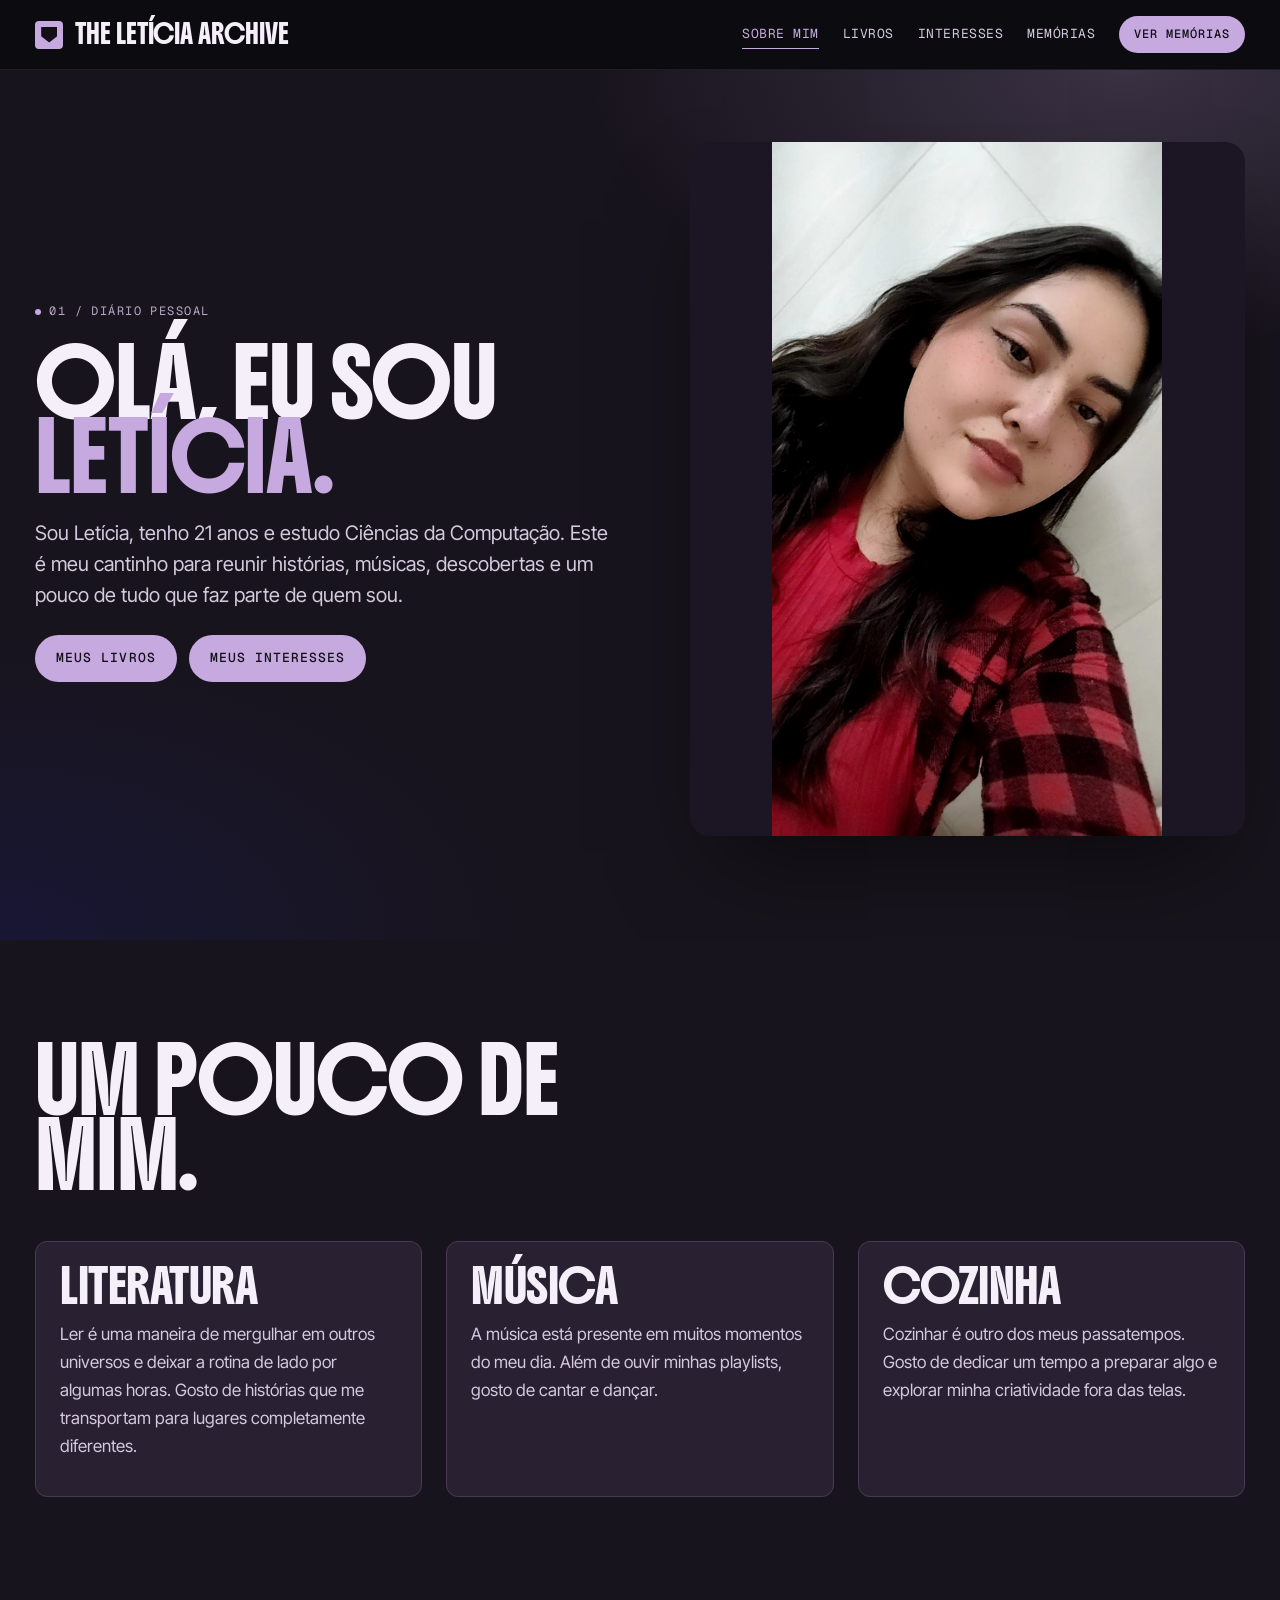
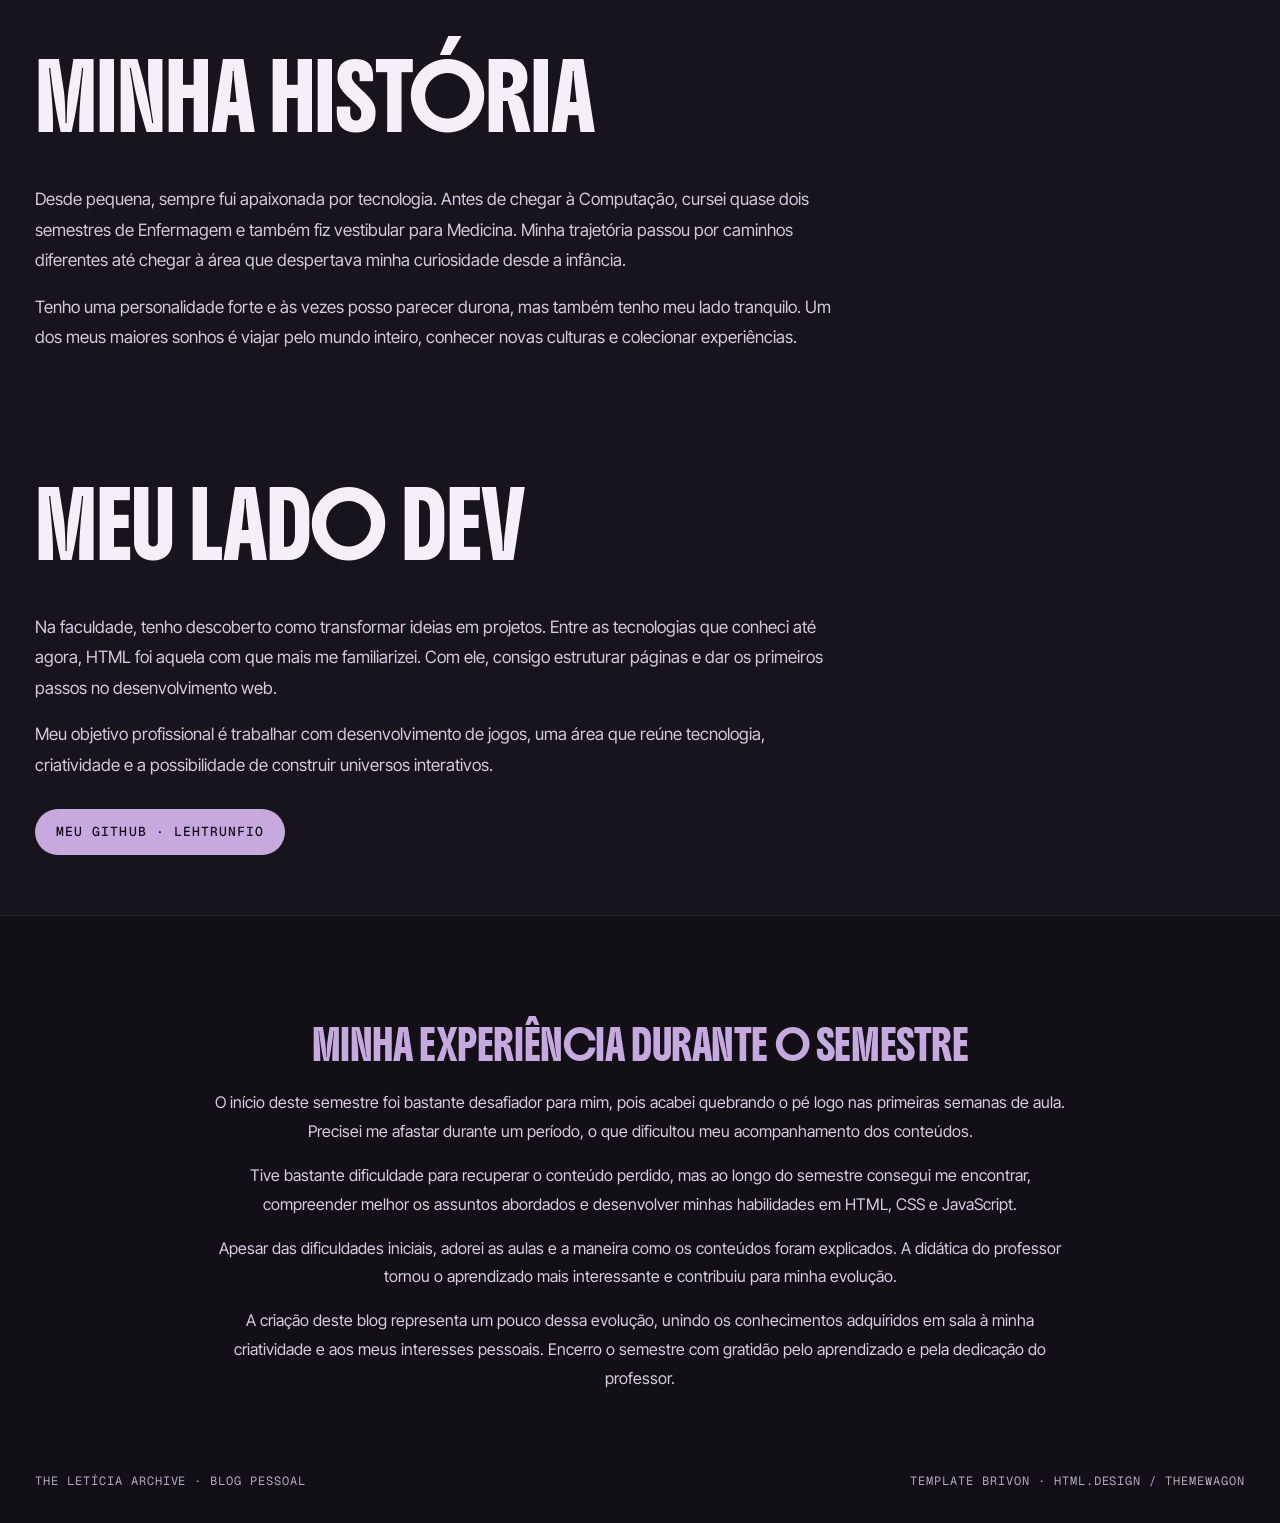
<file: The_Leticia_Archive/index.html>
<!DOCTYPE html>
<html lang="pt-BR">
 <head>
  <meta charset="utf-8"/>
  <meta content="width=device-width, initial-scale=1" name="viewport"/>
  <title>
   Sobre mim | The Letícia Archive
  </title>
  <meta content="Blog pessoal sobre literatura, música e interesses." name="description"/>
  <link href="https://fonts.googleapis.com" rel="preconnect"/>
  <link crossorigin="" href="https://fonts.gstatic.com" rel="preconnect"/>
  <link href="https://fonts.googleapis.com/css2?family=Boldonse&amp;family=Inter+Tight:wght@400;500;600;700&amp;family=Geist+Mono:wght@400;500&amp;display=swap" rel="stylesheet"/>
  <link href="assets/css/styles.css" rel="stylesheet"/>
 </head>
 <body>
  <a class="skip-link" href="#main">
   Ir ao conteúdo
  </a>
  <header class="site-header">
   <div class="container container--wide">
    <nav aria-label="Primary" class="nav">
     <a class="brand" href="index.html">
      <span class="brand-mark">
      </span>
      The Letícia Archive
     </a>
     <div class="nav-links" role="navigation">
      <a aria-current="page" href="index.html">
       Sobre mim
      </a>
      <a href="work.html">
       Livros
      </a>
      <a href="studio.html">
       Interesses
      </a>
      <a href="contact.html">
       Memórias
      </a>
     </div>
     <div class="nav-cta-row">
      <a class="btn btn--primary btn--sm" href="contact.html">
       Ver memórias
      </a>
      <button aria-controls="mobile-drawer" aria-expanded="false" aria-label="Abrir menu" class="nav-toggle">
       <span aria-hidden="true">
       </span>
      </button>
     </div>
    </nav>
   </div>
  </header>
  <div aria-hidden="true" class="mobile-drawer" id="mobile-drawer">
   <button aria-label="Fechar menu" class="drawer-close">
    Fechar
   </button>
   <a aria-current="page" href="index.html">
    Sobre mim
   </a>
   <a href="work.html">
    Livros
   </a>
   <a href="studio.html">
    Interesses
   </a>
   <a href="contact.html">
    Memórias
   </a>
  </div>
  <main id="main">
   <section class="hero">
    <div class="container container--wide">
     <div class="hero-grid">
      <div class="hero-text">
       <span class="eyebrow">
        <span class="dot">
        </span>
        01 / Diário pessoal
       </span>
       <h1 class="hero-headline">
        Olá, eu sou
        <br/>
        <span class="lime">
         Letícia.
        </span>
       </h1>
       <p class="hero-sub">
        Sou Letícia, tenho 21 anos e estudo Ciências da Computação. Este é meu cantinho para reunir histórias, músicas, descobertas e um pouco de tudo que faz parte de quem sou.
       </p>
       <div class="hero-cta-row">
        <a class="btn btn--primary" href="work.html">
         Meus livros
        </a>
        <a class="btn btn--primary" href="studio.html">
         Meus interesses
        </a>
       </div>
      </div>
      <div class="hero-media">
       <img alt="Retrato pessoal" src="assets/img/leticia01.png"/>
      </div>
     </div>
    </div>
   </section>
   <section>
    <div class="container container--wide">
     <div class="section-head">
      <h2>
       Um pouco de mim.
      </h2>
     </div>
     <div class="blog-grid">
      <article class="blog-card">
       <div class="blog-copy">
        <h3>
         Literatura
        </h3>
        <p>
         Ler é uma maneira de mergulhar em outros universos e deixar a rotina de lado por algumas horas. Gosto de histórias que me transportam para lugares completamente diferentes.
        </p>
       </div>
      </article>
      <article class="blog-card">
       <div class="blog-copy">
        <h3>
         Música
        </h3>
        <p>
         A música está presente em muitos momentos do meu dia. Além de ouvir minhas playlists, gosto de cantar e dançar.
        </p>
       </div>
      </article>
      <article class="blog-card">
       <div class="blog-copy">
        <h3>
         Cozinha
        </h3>
        <p>
         Cozinhar é outro dos meus passatempos. Gosto de dedicar um tempo a preparar algo e explorar minha criatividade fora das telas.
        </p>
       </div>
      </article>
     </div>
    </div>
   </section>
   <section class="personal-section">
    <div class="container container--wide">
     <div class="section-head">
      <h2>
       Minha história
      </h2>
     </div>
     <p>
      Desde pequena, sempre fui apaixonada por tecnologia. Antes de chegar à Computação, cursei quase dois semestres de Enfermagem e também fiz vestibular para Medicina. Minha trajetória passou por caminhos diferentes até chegar à área que despertava minha curiosidade desde a infância.
     </p>
     <p>
      Tenho uma personalidade forte e às vezes posso parecer durona, mas também tenho meu lado tranquilo. Um dos meus maiores sonhos é viajar pelo mundo inteiro, conhecer novas culturas e colecionar experiências.
     </p>
    </div>
   </section>
   <section class="personal-section">
    <div class="container container--wide">
     <div class="section-head">
      <h2>
       Meu lado dev
      </h2>
     </div>
     <p>
      Na faculdade, tenho descoberto como transformar ideias em projetos. Entre as tecnologias que conheci até agora, HTML foi aquela com que mais me familiarizei. Com ele, consigo estruturar páginas e dar os primeiros passos no desenvolvimento web.
     </p>
     <p>
      Meu objetivo profissional é trabalhar com desenvolvimento de jogos, uma área que reúne tecnologia, criatividade e a possibilidade de construir universos interativos.
     </p>
     <a class="btn btn--primary" href="https://github.com/lehtrunfio" rel="noopener noreferrer" target="_blank">
      Meu GitHub · lehtrunfio
     </a>
    </div>
   </section>
  </main>
  <footer class="site-footer">
   <div class="container container--wide">
    <div class="avaliacao-semestre"><h2>Minha experiência durante o semestre</h2><p>O início deste semestre foi bastante desafiador para mim, pois acabei quebrando o pé logo nas primeiras semanas de aula. Precisei me afastar durante um período, o que dificultou meu acompanhamento dos conteúdos.</p><p>Tive bastante dificuldade para recuperar o conteúdo perdido, mas ao longo do semestre consegui me encontrar, compreender melhor os assuntos abordados e desenvolver minhas habilidades em HTML, CSS e JavaScript.</p><p>Apesar das dificuldades iniciais, adorei as aulas e a maneira como os conteúdos foram explicados. A didática do professor tornou o aprendizado mais interessante e contribuiu para minha evolução.</p><p>A criação deste blog representa um pouco dessa evolução, unindo os conhecimentos adquiridos em sala à minha criatividade e aos meus interesses pessoais. Encerro o semestre com gratidão pelo aprendizado e pela dedicação do professor.</p></div>
<div class="footer-bottom">
     <span>
      The Letícia Archive · Blog pessoal
     </span>
     <span>
      Template Brivon · html.design /
      <a href="https://themewagon.com/">
       ThemeWagon
      </a>
     </span>
    </div>
   </div>
  </footer>
  <script defer="" src="assets/js/site.js">
  </script>
 </body>
</html>
</file>
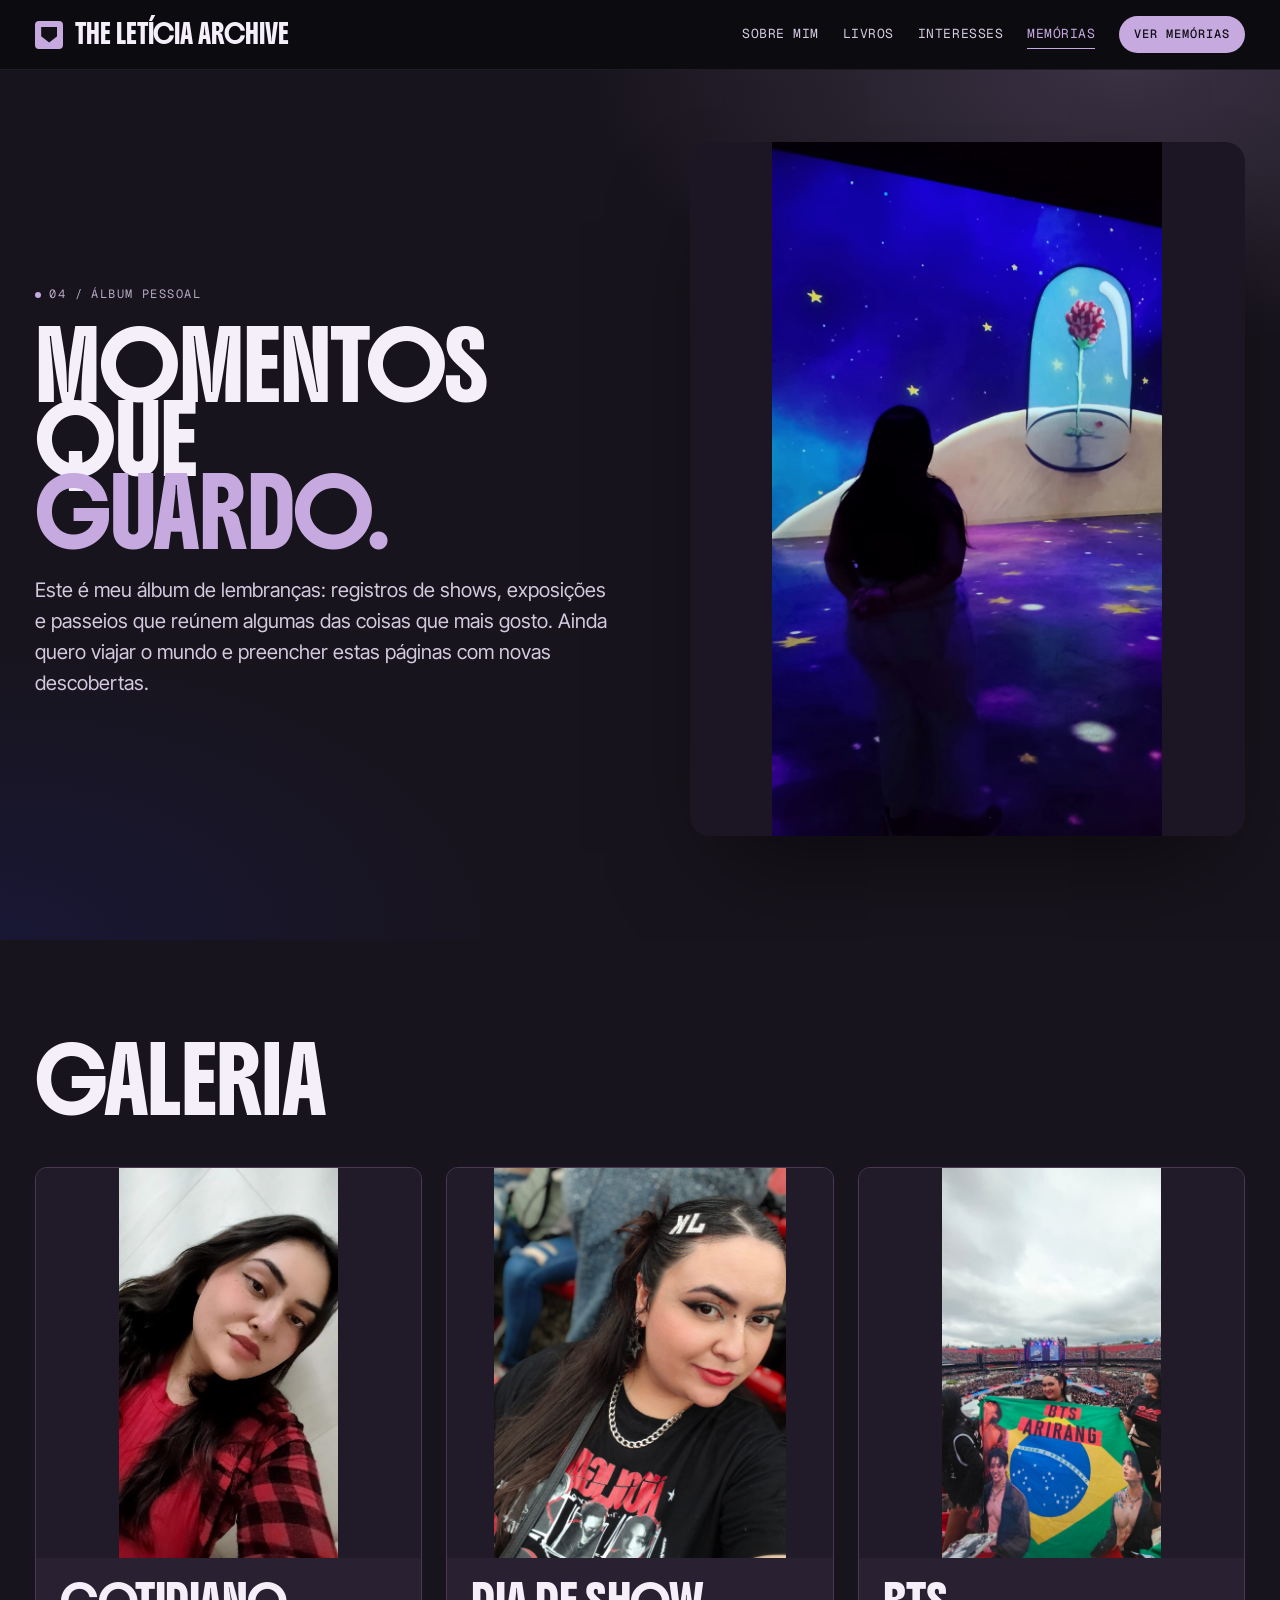
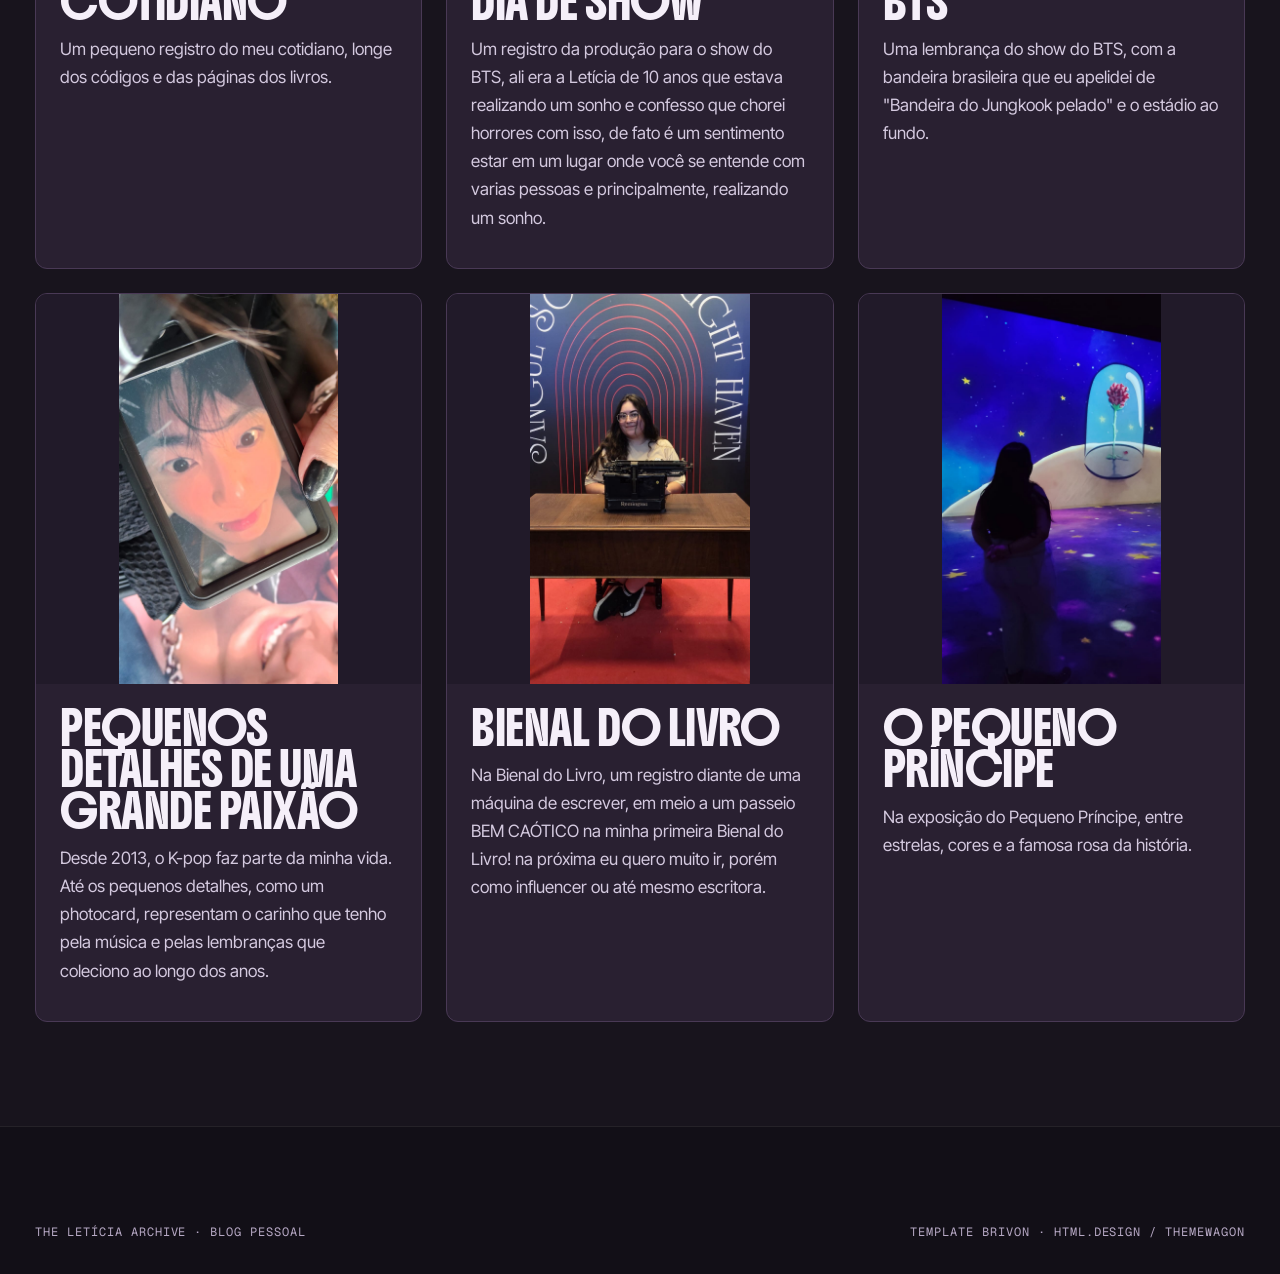
<file: The_Leticia_Archive/contact.html>
<!DOCTYPE html>
<html lang="pt-BR">
 <head>
  <meta charset="utf-8"/>
  <meta content="width=device-width, initial-scale=1" name="viewport"/>
  <title>
   Memórias | The Letícia Archive
  </title>
  <meta content="Blog pessoal sobre literatura, música e interesses." name="description"/>
  <link href="https://fonts.googleapis.com" rel="preconnect"/>
  <link crossorigin="" href="https://fonts.gstatic.com" rel="preconnect"/>
  <link href="https://fonts.googleapis.com/css2?family=Boldonse&amp;family=Inter+Tight:wght@400;500;600;700&amp;family=Geist+Mono:wght@400;500&amp;display=swap" rel="stylesheet"/>
  <link href="assets/css/styles.css" rel="stylesheet"/>
 </head>
 <body>
  <a class="skip-link" href="#main">
   Ir ao conteúdo
  </a>
  <header class="site-header">
   <div class="container container--wide">
    <nav aria-label="Primary" class="nav">
     <a class="brand" href="index.html">
      <span class="brand-mark">
      </span>
      The Letícia Archive
     </a>
     <div class="nav-links" role="navigation">
      <a href="index.html">
       Sobre mim
      </a>
      <a href="work.html">
       Livros
      </a>
      <a href="studio.html">
       Interesses
      </a>
      <a aria-current="page" href="contact.html">
       Memórias
      </a>
     </div>
     <div class="nav-cta-row">
      <a class="btn btn--primary btn--sm" href="contact.html">
       Ver memórias
      </a>
      <button aria-controls="mobile-drawer" aria-expanded="false" aria-label="Abrir menu" class="nav-toggle">
       <span aria-hidden="true">
       </span>
      </button>
     </div>
    </nav>
   </div>
  </header>
  <div aria-hidden="true" class="mobile-drawer" id="mobile-drawer">
   <button aria-label="Fechar menu" class="drawer-close">
    Fechar
   </button>
   <a href="index.html">
    Sobre mim
   </a>
   <a href="work.html">
    Livros
   </a>
   <a href="studio.html">
    Interesses
   </a>
   <a aria-current="page" href="contact.html">
    Memórias
   </a>
  </div>
  <main id="main">
   <section class="hero">
    <div class="container container--wide">
     <div class="hero-grid">
      <div class="hero-text">
       <span class="eyebrow">
        <span class="dot">
        </span>
        04 / Álbum pessoal
       </span>
       <h1 class="hero-headline">
        Momentos que
        <br/>
        <span class="lime">
         guardo.
        </span>
       </h1>
       <p class="hero-sub">
        Este é meu álbum de lembranças: registros de shows, exposições e passeios que reúnem algumas das coisas que mais gosto. Ainda quero viajar o mundo e preencher estas páginas com novas descobertas.
       </p>
      </div>
      <div class="hero-media">
       <img alt="Exposição do Pequeno Príncipe" src="assets/img/leticia02.png"/>
      </div>
     </div>
    </div>
   </section>
   <section>
    <div class="container container--wide">
     <div class="section-head">
      <h2>
       Galeria
      </h2>
     </div>
     <div class="blog-grid">
      <article class="blog-card">
       <img alt="Cotidiano" src="assets/img/leticia01.png"/>
       <div class="blog-copy">
        <h3>
         Cotidiano
        </h3>
        <p>
         Um pequeno registro do meu cotidiano, longe dos códigos e das páginas dos livros.
        </p>
       </div>
      </article>
      <article class="blog-card">
       <img alt="Dia de show" src="assets/img/leticia05.png"/>
       <div class="blog-copy">
        <h3>
         Dia de show
        </h3>
        <p>
         Um registro da produção para o show do BTS, ali era a Letícia de 10 anos que estava realizando um sonho e confesso que chorei horrores com isso, de fato é um sentimento estar em um lugar onde você se entende com varias pessoas e principalmente, realizando um sonho.
        </p>
       </div>
      </article>
      <article class="blog-card">
       <img alt="BTS" src="assets/img/leticia04.png"/>
       <div class="blog-copy">
        <h3>
         BTS
        </h3>
        <p>
         Uma lembrança do show do BTS, com a bandeira brasileira que eu apelidei de "Bandeira do Jungkook pelado" e o estádio ao fundo.
        </p>
       </div>
      </article>
      <article class="blog-card">
       <img alt="Photocard de K-pop" src="assets/img/leticia06.png"/>
       <div class="blog-copy">
        <h3>Pequenos detalhes de uma grande paixão</h3>
        <p>Desde 2013, o K-pop faz parte da minha vida. Até os pequenos detalhes, como um photocard, representam o carinho que tenho pela música e pelas lembranças que coleciono ao longo dos anos.</p>
       </div>
      </article>
      <article class="blog-card">
       <img alt="Entre histórias" src="assets/img/leticia03.jpeg"/>
       <div class="blog-copy">
        <h3>
         Bienal do Livro
        </h3>
        <p>
         Na Bienal do Livro, um registro diante de uma máquina de escrever, em meio a um passeio BEM CAÓTICO na minha primeira Bienal do Livro! na próxima eu quero muito ir, porém como influencer ou até mesmo escritora.
        </p>
       </div>
      </article>
      <article class="blog-card">
       <img alt="O Pequeno Príncipe" src="assets/img/leticia02.png"/>
       <div class="blog-copy">
        <h3>
         O Pequeno Príncipe
        </h3>
        <p>
         Na exposição do Pequeno Príncipe, entre estrelas, cores e a famosa rosa da história.
        </p>
       </div>
      </article>
     </div>
    </div>
   </section>
  </main>
  <footer class="site-footer">
   <div class="container container--wide">
    <div class="footer-bottom">
     <span>
      The Letícia Archive · Blog pessoal
     </span>
     <span>
      Template Brivon · html.design /
      <a href="https://themewagon.com/">
       ThemeWagon
      </a>
     </span>
    </div>
   </div>
  </footer>
  <script defer="" src="assets/js/site.js">
  </script>
 </body>
</html>
</file>
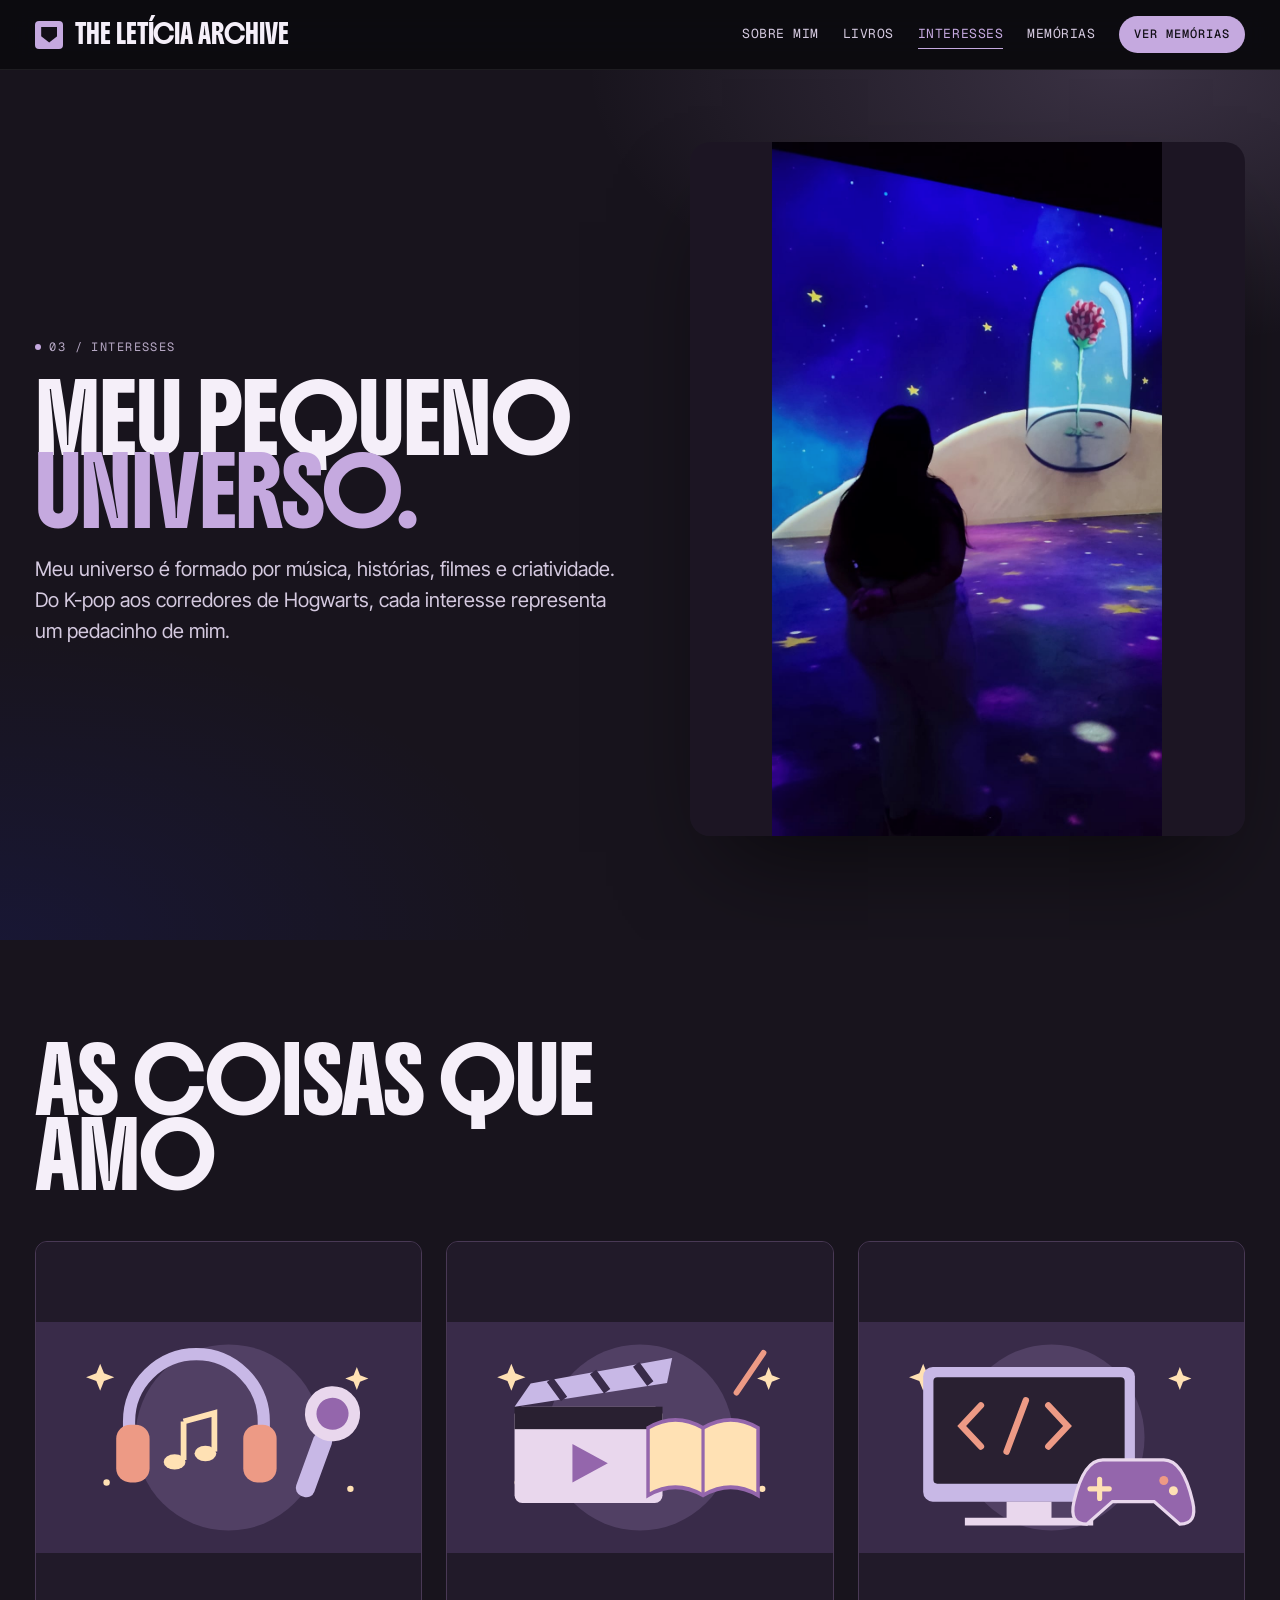
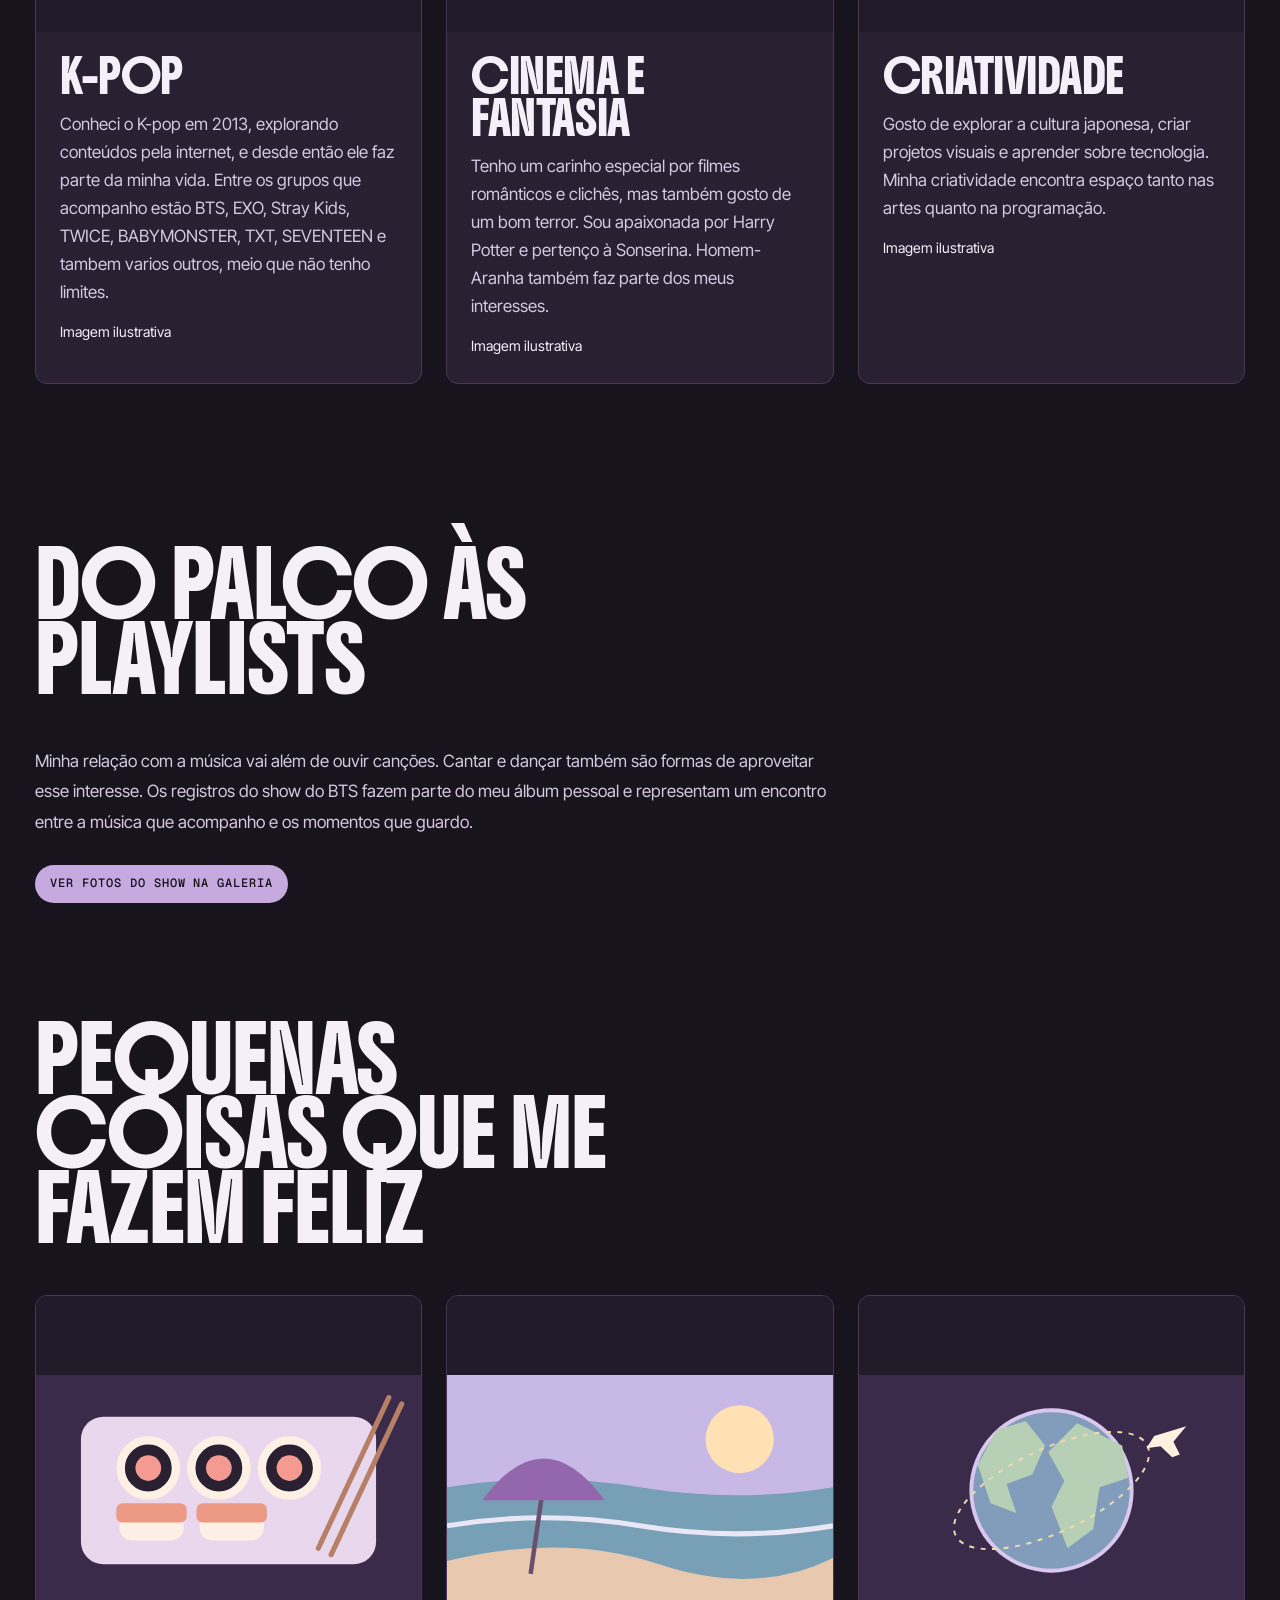
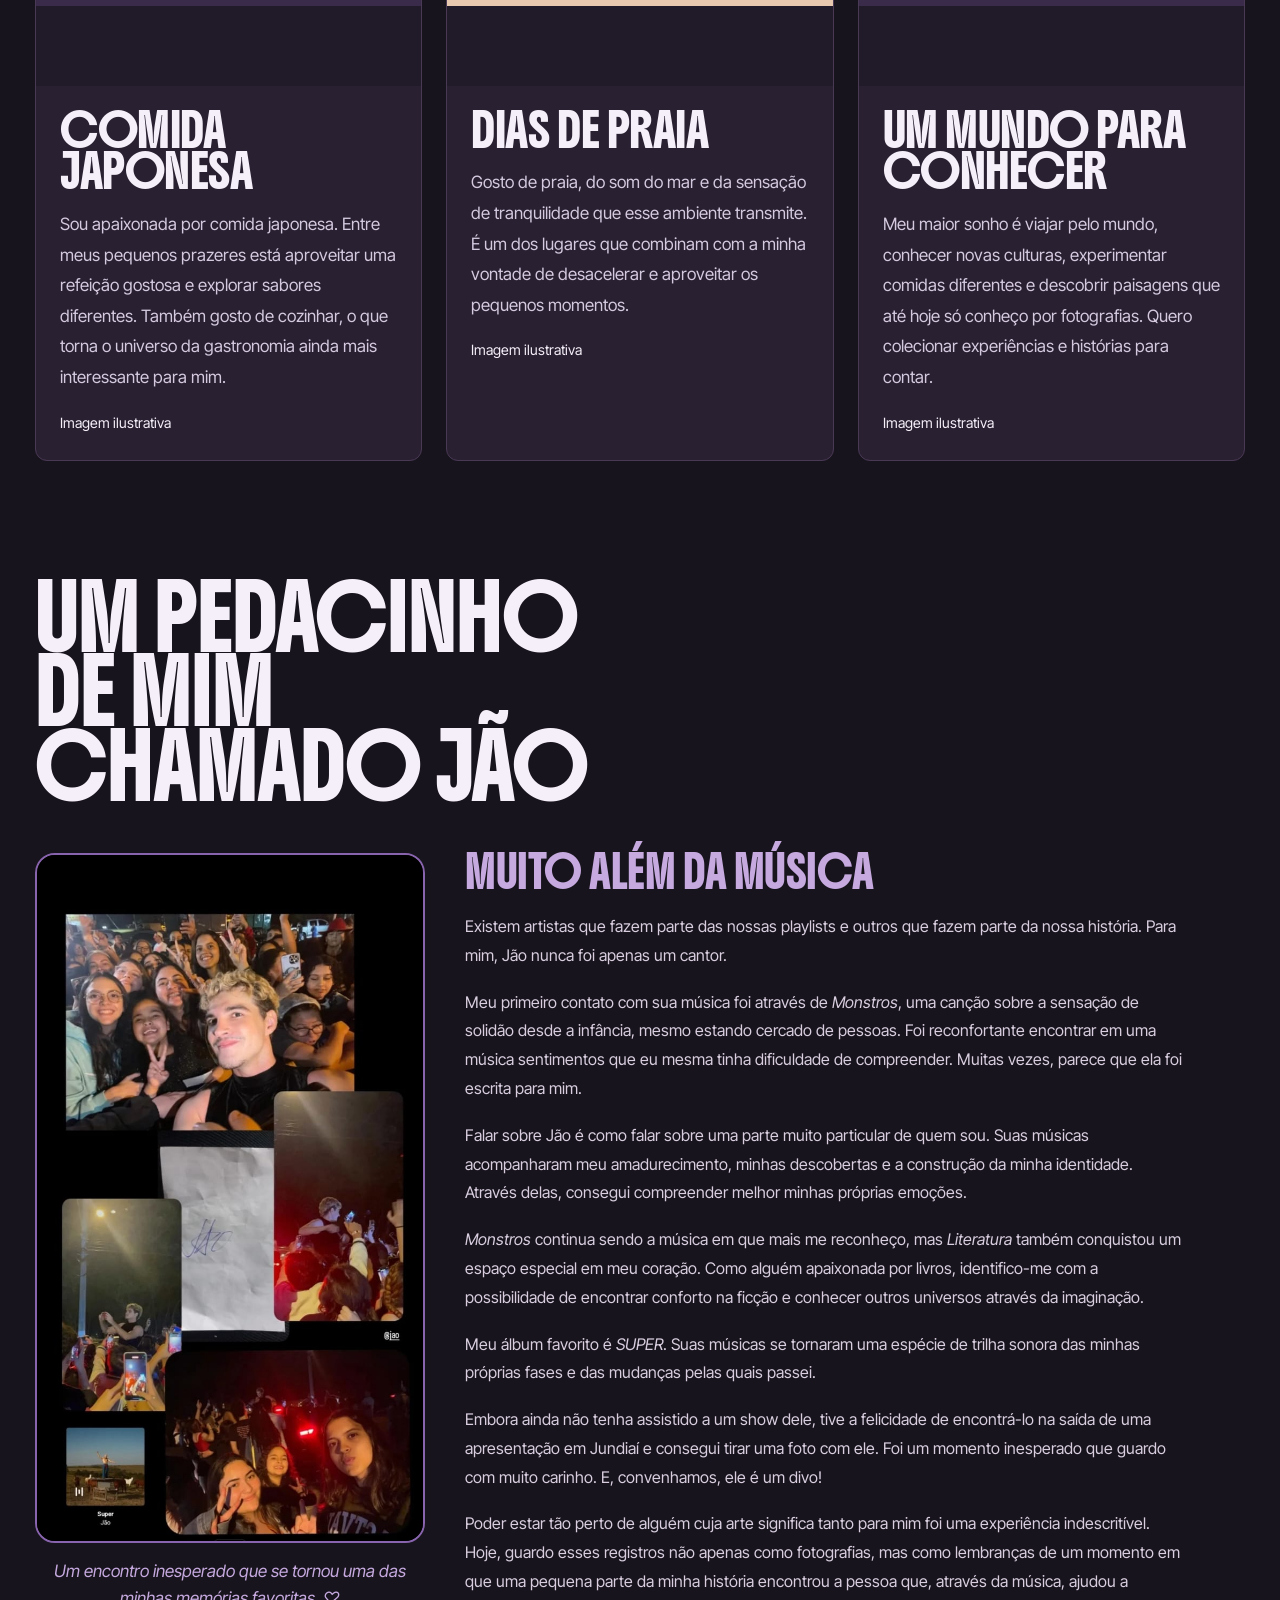
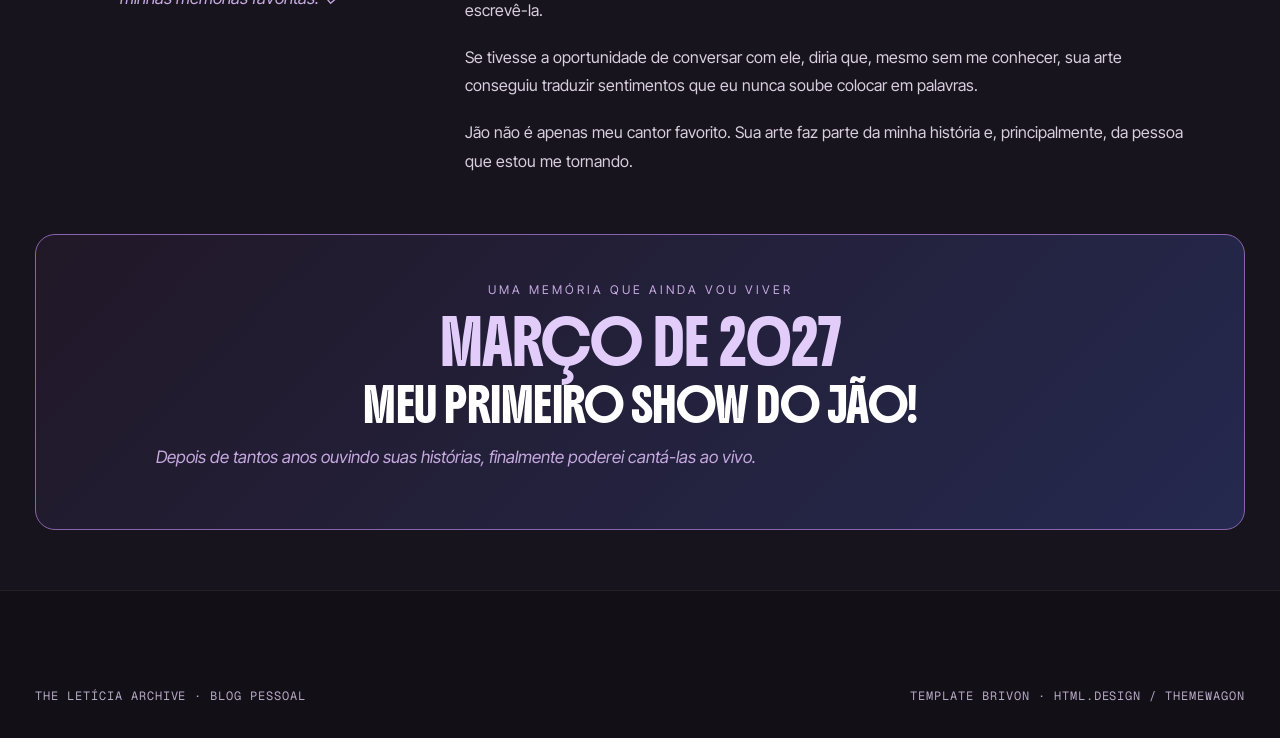
<file: The_Leticia_Archive/studio.html>
<!DOCTYPE html>

<html lang="pt-BR">
<head>
<meta charset="utf-8"/>
<meta content="width=device-width, initial-scale=1" name="viewport"/>
<title>
   Interesses | The Letícia Archive
  </title>
<meta content="Blog pessoal sobre literatura, música e interesses." name="description"/>
<link href="https://fonts.googleapis.com" rel="preconnect"/>
<link crossorigin="" href="https://fonts.gstatic.com" rel="preconnect"/>
<link href="https://fonts.googleapis.com/css2?family=Boldonse&amp;family=Inter+Tight:wght@400;500;600;700&amp;family=Geist+Mono:wght@400;500&amp;display=swap" rel="stylesheet"/>
<link href="assets/css/styles.css" rel="stylesheet"/>
</head>
<body>
<a class="skip-link" href="#main">
   Ir ao conteúdo
  </a>
<header class="site-header">
<div class="container container--wide">
<nav aria-label="Primary" class="nav">
<a class="brand" href="index.html">
<span class="brand-mark">
</span>
      The Letícia Archive
     </a>
<div class="nav-links" role="navigation">
<a href="index.html">
       Sobre mim
      </a>
<a href="work.html">
       Livros
      </a>
<a aria-current="page" href="studio.html">
       Interesses
      </a>
<a href="contact.html">
       Memórias
      </a>
</div>
<div class="nav-cta-row">
<a class="btn btn--primary btn--sm" href="contact.html">
       Ver memórias
      </a>
<button aria-controls="mobile-drawer" aria-expanded="false" aria-label="Abrir menu" class="nav-toggle">
<span aria-hidden="true">
</span>
</button>
</div>
</nav>
</div>
</header>
<div aria-hidden="true" class="mobile-drawer" id="mobile-drawer">
<button aria-label="Fechar menu" class="drawer-close">
    Fechar
   </button>
<a href="index.html">
    Sobre mim
   </a>
<a href="work.html">
    Livros
   </a>
<a aria-current="page" href="studio.html">
    Interesses
   </a>
<a href="contact.html">
    Memórias
   </a>
</div>
<main id="main">
<section class="hero">
<div class="container container--wide">
<div class="hero-grid">
<div class="hero-text">
<span class="eyebrow">
<span class="dot">
</span>
        03 / Interesses
       </span>
<h1 class="hero-headline">
        Meu pequeno
        <br/>
<span class="lime">
         universo.
        </span>
</h1>
<p class="hero-sub">
        Meu universo é formado por música, histórias, filmes e criatividade. Do K-pop aos corredores de Hogwarts, cada interesse representa um pedacinho de mim.
       </p>
</div>
<div class="hero-media">
<img alt="Registro pessoal na exposição do Pequeno Príncipe" src="assets/img/leticia02.png"/>
</div>
</div>
</div>
</section>
<section>
<div class="container container--wide">
<div class="section-head">
<h2>
       As coisas que amo
      </h2>
</div>
<div class="blog-grid">
<article class="blog-card">
<img alt="Ilustração de fones e lightstick" src="assets/img/kpop.svg"/>
<div class="blog-copy">
<h3>
         K-pop
        </h3>
<p>
         Conheci o K-pop em 2013, explorando conteúdos pela internet, e desde então ele faz parte da minha vida. Entre os grupos que acompanho estão BTS, EXO, Stray Kids, TWICE, BABYMONSTER, TXT, SEVENTEEN e tambem varios outros, meio que não tenho limites.
        </p>
<small>Imagem ilustrativa</small></div>
</article>
<article class="blog-card"><img alt="Ilustração de cinema e fantasia" src="assets/img/cinema.svg"/>
<div class="blog-copy">
<h3>
         Cinema e fantasia
        </h3>
<p>
         Tenho um carinho especial por filmes românticos e clichês, mas também gosto de um bom terror. Sou apaixonada por Harry Potter e pertenço à Sonserina. Homem-Aranha também faz parte dos meus interesses.
        </p>
<small>Imagem ilustrativa</small></div>
</article>
<article class="blog-card"><img alt="Ilustração de programação e jogos" src="assets/img/criatividade.svg"/>
<div class="blog-copy">
<h3>
         Criatividade
        </h3>
<p>
         Gosto de explorar a cultura japonesa, criar projetos visuais e aprender sobre tecnologia. Minha criatividade encontra espaço tanto nas artes quanto na programação.
        </p>
<small>Imagem ilustrativa</small></div>
</article>
</div>
</div>
</section>
<section class="personal-section">
<div class="container container--wide">
<div class="section-head">
<h2>
       Do palco às playlists
      </h2>
</div>
<p>
      Minha relação com a música vai além de ouvir canções. Cantar e dançar também são formas de aproveitar esse interesse. Os registros do show do BTS fazem parte do meu álbum pessoal e representam um encontro entre a música que acompanho e os momentos que guardo.
     </p>
<a class="btn btn--primary btn--sm" href="contact.html">Ver fotos do show na galeria</a></div>
</section>
<section class="personal-section"><div class="container container--wide"><div class="section-head"><h2>Pequenas coisas que me fazem feliz</h2></div><div class="blog-grid"><article class="blog-card"><img alt="Ilustração: Comida japonesa" src="assets/img/japonesa.svg"/><div class="blog-copy"><h3>Comida japonesa</h3><p>Sou apaixonada por comida japonesa. Entre meus pequenos prazeres está aproveitar uma refeição gostosa e explorar sabores diferentes. Também gosto de cozinhar, o que torna o universo da gastronomia ainda mais interessante para mim.</p><small>Imagem ilustrativa</small></div></article><article class="blog-card"><img alt="Ilustração: Dias de praia" src="assets/img/praia.svg"/><div class="blog-copy"><h3>Dias de praia</h3><p>Gosto de praia, do som do mar e da sensação de tranquilidade que esse ambiente transmite. É um dos lugares que combinam com a minha vontade de desacelerar e aproveitar os pequenos momentos.</p><small>Imagem ilustrativa</small></div></article><article class="blog-card"><img alt="Ilustração: Um mundo para conhecer" src="assets/img/viagem.svg"/><div class="blog-copy"><h3>Um mundo para conhecer</h3><p>Meu maior sonho é viajar pelo mundo, conhecer novas culturas, experimentar comidas diferentes e descobrir paisagens que até hoje só conheço por fotografias. Quero colecionar experiências e histórias para contar.</p><small>Imagem ilustrativa</small></div></article></div></div></section><section class="personal-section jao-feature"><div class="container container--wide"><div class="section-head"><h2>Um pedacinho de mim chamado Jão</h2></div><div class="jao-section"><figure class="jao-foto"><img src="assets/img/jao.png" alt="Colagem de memórias do encontro com Jão em Jundiaí"><figcaption>Um encontro inesperado que se tornou uma das minhas memórias favoritas. ♡</figcaption></figure><div class="jao-texto"><h3>Muito além da música</h3><p>Existem artistas que fazem parte das nossas playlists e outros que fazem parte da nossa história. Para mim, Jão nunca foi apenas um cantor.</p><p>Meu primeiro contato com sua música foi através de <em>Monstros</em>, uma canção sobre a sensação de solidão desde a infância, mesmo estando cercado de pessoas. Foi reconfortante encontrar em uma música sentimentos que eu mesma tinha dificuldade de compreender. Muitas vezes, parece que ela foi escrita para mim.</p><p>Falar sobre Jão é como falar sobre uma parte muito particular de quem sou. Suas músicas acompanharam meu amadurecimento, minhas descobertas e a construção da minha identidade. Através delas, consegui compreender melhor minhas próprias emoções.</p><p><em>Monstros</em> continua sendo a música em que mais me reconheço, mas <em>Literatura</em> também conquistou um espaço especial em meu coração. Como alguém apaixonada por livros, identifico-me com a possibilidade de encontrar conforto na ficção e conhecer outros universos através da imaginação.</p><p>Meu álbum favorito é <em>SUPER</em>. Suas músicas se tornaram uma espécie de trilha sonora das minhas próprias fases e das mudanças pelas quais passei.</p><p>Embora ainda não tenha assistido a um show dele, tive a felicidade de encontrá-lo na saída de uma apresentação em Jundiaí e consegui tirar uma foto com ele. Foi um momento inesperado que guardo com muito carinho. E, convenhamos, ele é um divo!</p><p>Poder estar tão perto de alguém cuja arte significa tanto para mim foi uma experiência indescritível. Hoje, guardo esses registros não apenas como fotografias, mas como lembranças de um momento em que uma pequena parte da minha história encontrou a pessoa que, através da música, ajudou a escrevê-la.</p><p>Se tivesse a oportunidade de conversar com ele, diria que, mesmo sem me conhecer, sua arte conseguiu traduzir sentimentos que eu nunca soube colocar em palavras.</p><p>Jão não é apenas meu cantor favorito. Sua arte faz parte da minha história e, principalmente, da pessoa que estou me tornando.</p></div></div><div class="jao-show"><span>UMA MEMÓRIA QUE AINDA VOU VIVER</span><h2>Março de 2027</h2><h3>Meu primeiro show do Jão!</h3><p>Depois de tantos anos ouvindo suas histórias, finalmente poderei cantá-las ao vivo.</p></div></div></section>
</main>
<footer class="site-footer">
<div class="container container--wide">
<div class="footer-bottom">
<span>
      The Letícia Archive · Blog pessoal
     </span>
<span>
      Template Brivon · html.design /
      <a href="https://themewagon.com/">
       ThemeWagon
      </a>
</span>
</div>
</div>
</footer>
<script defer="" src="assets/js/site.js">
</script>
</body>
</html>
</file>
<file: The_Leticia_Archive/assets/css/styles.css>
/* ============================================================================
   Brivon — Modern Photography Studio HTML Template
   Free template by html.design.
   Visual direction: editorial-brutalist photography studio. Near-black ground
   throughout (#18141D), paper-ivory text (#F5EFF9), one electric lime accent
   (#C5A9DF) used sparingly on tags, hover states, and signature micro-elements.
   Display in Boldonse (heavy condensed display, line-height 1.25), body in
   Inter Tight, captions in Geist Mono. Designed for commercial photographers,
   editorial studios, documentary teams, and visual-arts producers.
   No editorial serif, no cream zone, no warm earth — palette is intentionally
   cool-dark with one saturated accent.
   ============================================================================ */

/* ---------- 1. Tokens ---------------------------------------------------- */
:root {
  /* Palette — charcoal ground + electric lime accent.
     Distinct from every shipped html.design template. */
  --ink-000:        #120f17;          /* deepest — used behind hero photo */
  --ink-deep:       #18141D;          /* primary surface, body bg */
  --ink:            #211a29;          /* default cards / sections */
  --ink-card:       #292031;          /* elevated card body */
  --ink-elev:       #352940;          /* hover / next elevation */
  --ink-line:       rgba(244, 244, 240, 0.08);
  --ink-line-soft:  rgba(244, 244, 240, 0.04);
  --ink-rule:       rgba(244, 244, 240, 0.16);

  --paper:          #F5EFF9;          /* primary text on dark */
  --paper-soft:     #D4C9DF;          /* secondary text */
  --paper-mute:     #B6A8C4;          /* tertiary / captions */
  --paper-deep:     #5A5A55;          /* hairlines / quiet labels */
  --paper-tile:     #F5EFF9;          /* reverse-tile background */
  --paper-tile-2:   #E5E5DE;          /* alt reverse tile */

  --lime:           #C5A9DF;          /* signature accent — electric lime */
  --lime-soft:      #E0C9F5;          /* lighter variant */
  --lime-deep:      #8964AE;          /* hover / pressed */
  --lime-glow:      rgba(197, 169, 223, 0.20);

  --cobalt:         #1A2EFF;          /* tiny secondary — used once on prints CTA hover only */

  /* Semantic surfaces */
  --bg:             var(--ink-deep);
  --bg-alt:         var(--ink-000);
  --bg-card:        var(--ink-card);
  --bg-elev:        var(--ink-elev);
  --bg-tile:        var(--paper-tile);   /* reverse-mode sections */

  --fg:             var(--paper);
  --fg-soft:        var(--paper-soft);
  --fg-mute:        var(--paper-mute);
  --fg-deep:        var(--paper-deep);
  --fg-on-tile:     var(--ink-deep);
  --fg-on-tile-mute:#5A5A55;

  --rule:           var(--ink-line);
  --rule-strong:    var(--ink-rule);
  --rule-lime:      rgba(197, 169, 223, 0.35);

  --primary:        var(--lime);
  --primary-deep:   var(--lime-deep);
  --accent:         var(--lime);

  /* Typography — Boldonse display, Inter Tight body, Geist Mono captions.
     Per memory: Boldonse needs line-height 1.25 minimum, never below 1.15. */
  --font-display:   'Boldonse', 'Inter Tight', system-ui, -apple-system, sans-serif;
  --font-body:      'Inter Tight', system-ui, -apple-system, 'Segoe UI', Roboto, sans-serif;
  --font-mono:      'Geist Mono', 'IBM Plex Mono', ui-monospace, 'SF Mono', Menlo, Consolas, monospace;

  --text-xs:    0.75rem;
  --text-sm:    0.8125rem;
  --text-base:  clamp(1rem, 0.94rem + 0.28vw, 1.0625rem);
  --text-lg:    clamp(1.125rem, 1rem + 0.45vw, 1.25rem);
  --text-xl:    clamp(1.25rem, 1.1rem + 0.6vw, 1.5rem);
  --text-2xl:   clamp(1.5rem, 1.25rem + 0.95vw, 2rem);
  --text-3xl:   clamp(1.875rem, 1.45rem + 1.7vw, 2.75rem);
  --text-4xl:   clamp(2.5rem, 1.75rem + 2.6vw, 4rem);
  --text-5xl:   clamp(2.8rem, 1.9rem + 3.4vw, 4.75rem);
  --text-mega:  clamp(2.5rem, 1.6rem + 3vw, 4.5rem);

  /* Spacing */
  --space-1:  0.25rem;
  --space-2:  0.5rem;
  --space-3:  0.75rem;
  --space-4:  1rem;
  --space-5:  1.5rem;
  --space-6:  2rem;
  --space-7:  3rem;
  --space-8:  4.5rem;
  --space-9:  6.5rem;
  --space-10: 9rem;
  --space-11: 12rem;

  --radius-xs:  4px;
  --radius-sm:  8px;
  --radius:     12px;
  --radius-lg:  20px;
  --radius-xl:  28px;
  --radius-2xl: 40px;
  --radius-full: 999px;

  --container:        1340px;
  --container-wide:   1480px;
  --container-narrow: 1080px;
  --gutter:           clamp(1.25rem, 1rem + 1.5vw, 2.25rem);

  --shadow-xs:  0 1px 2px rgba(0, 0, 0, 0.45);
  --shadow-sm:  0 4px 12px rgba(0, 0, 0, 0.4);
  --shadow:     0 16px 36px -12px rgba(0, 0, 0, 0.55);
  --shadow-md:  0 24px 56px -18px rgba(0, 0, 0, 0.55);
  --shadow-lg:  0 48px 96px -32px rgba(0, 0, 0, 0.6);
  --shadow-lime: 0 22px 60px -22px rgba(197, 169, 223, 0.25);

  --ease-out:    cubic-bezier(0.16, 1, 0.3, 1);
  --ease-in-out: cubic-bezier(0.65, 0, 0.35, 1);
  --dur-fast:   180ms;
  --dur-base:   320ms;
  --dur-slow:   620ms;
}

/* ---------- 2. Reset / base --------------------------------------------- */
*, *::before, *::after { box-sizing: border-box; }
html { -webkit-text-size-adjust: 100%; scroll-behavior: smooth; background: var(--bg); }
body {
  margin: 0;
  background: var(--bg);
  color: var(--fg);
  font-family: var(--font-body);
  font-size: var(--text-base);
  line-height: 1.6;
  -webkit-font-smoothing: antialiased;
  -moz-osx-font-smoothing: grayscale;
  text-rendering: optimizeLegibility;
}
img, svg, video { max-width: 100%; height: auto; display: block; }
a { color: inherit; text-decoration: none; }
button { font: inherit; cursor: pointer; background: none; border: 0; color: inherit; }
input, textarea, select { font: inherit; color: inherit; }
:focus-visible {
  outline: 2px solid var(--lime);
  outline-offset: 3px;
  border-radius: 2px;
}

::selection { background: var(--lime); color: var(--ink-000); }

.skip-link {
  position: absolute; left: -9999px; top: 0;
  background: var(--lime); color: var(--ink-000);
  padding: var(--space-3) var(--space-5);
  font-family: var(--font-mono);
  font-size: var(--text-sm);
  z-index: 999;
}
.skip-link:focus { left: var(--space-4); top: var(--space-4); }

/* ---------- 3. Layout ---------------------------------------------------- */
.container {
  width: 100%;
  max-width: var(--container);
  margin-inline: auto;
  padding-inline: var(--gutter);
}
.container--wide   { max-width: var(--container-wide); }
.container--narrow { max-width: var(--container-narrow); }

section { padding-block: var(--space-9); }
section.compact  { padding-block: var(--space-7); }
section.snug     { padding-block: var(--space-8); }

.grid { display: grid; gap: var(--space-6); }
.flex { display: flex; }
.center-row { display: flex; align-items: center; gap: var(--space-4); }

/* ---------- 4. Typography ----------------------------------------------- */
.eyebrow {
  font-family: var(--font-mono);
  font-size: var(--text-xs);
  letter-spacing: 0.12em;
  text-transform: uppercase;
  color: var(--fg-mute);
  display: inline-flex;
  align-items: center;
  gap: var(--space-2);
}
.eyebrow .dot {
  width: 6px; height: 6px;
  background: var(--lime);
  border-radius: 50%;
  display: inline-block;
}
.eyebrow--on-tile { color: var(--fg-on-tile-mute); }

h1, h2, h3, h4 {
  font-family: var(--font-display);
  font-weight: 400;
  letter-spacing: -0.015em;
  margin: 0;
  /* Per memory: Boldonse-class display fonts require >= 1.2 line-height. */
  line-height: 1.25;
  text-transform: uppercase;
}
h1 { font-size: var(--text-5xl); line-height: 1.22; }
h2 { font-size: var(--text-4xl); line-height: 1.25; }
h3 { font-size: var(--text-2xl); line-height: 1.3; }
h4 { font-size: var(--text-xl); line-height: 1.32; }

p { margin: 0 0 var(--space-4); }
p:last-child { margin-bottom: 0; }

.lede {
  font-size: var(--text-lg);
  line-height: 1.5;
  color: var(--fg-soft);
  max-width: 62ch;
}

.mono {
  font-family: var(--font-mono);
  font-size: var(--text-sm);
  letter-spacing: 0.04em;
}

.label {
  font-family: var(--font-mono);
  font-size: var(--text-xs);
  text-transform: uppercase;
  letter-spacing: 0.12em;
  color: var(--fg-mute);
}
.label--lime { color: var(--lime); }

/* ---------- 5. Header / Nav --------------------------------------------- */
.site-header {
  position: sticky;
  top: 0;
  z-index: 50;
  background: rgba(10, 10, 12, 0.78);
  backdrop-filter: saturate(140%) blur(14px);
  -webkit-backdrop-filter: saturate(140%) blur(14px);
  border-bottom: 1px solid var(--rule);
}
.nav {
  display: flex;
  align-items: center;
  gap: var(--space-5);
  padding-block: var(--space-4);
}
.brand {
  display: inline-flex;
  align-items: center;
  gap: var(--space-3);
  font-family: var(--font-display);
  font-size: 1.125rem;
  letter-spacing: -0.005em;
  text-transform: uppercase;
}
.brand-mark {
  width: 28px; height: 28px;
  background: var(--lime);
  display: inline-block;
  position: relative;
  border-radius: 4px;
}
.brand-mark::after {
  content: '';
  position: absolute;
  inset: 6px;
  background: var(--ink-000);
  clip-path: polygon(0 0, 100% 0, 100% 60%, 50% 100%, 0 60%);
}
.nav-links {
  display: flex;
  gap: var(--space-5);
  margin-inline-start: auto;
  font-family: var(--font-mono);
  font-size: var(--text-sm);
  letter-spacing: 0.04em;
  text-transform: uppercase;
}
.nav-links a {
  color: var(--fg-soft);
  padding-block: 4px;
  border-bottom: 1px solid transparent;
  transition: color var(--dur-fast) var(--ease-out), border-color var(--dur-fast) var(--ease-out);
}
.nav-links a:hover { color: var(--fg); border-bottom-color: var(--lime); }
.nav-links a[aria-current="page"] { color: var(--lime); border-bottom-color: var(--lime); }
.nav-cta-row { display: flex; gap: var(--space-3); align-items: center; }
.nav-toggle {
  display: none;
  width: 40px; height: 40px;
  align-items: center; justify-content: center;
  border: 1px solid var(--rule-strong);
  border-radius: 8px;
}
.nav-toggle span {
  width: 18px; height: 2px; background: var(--fg);
  position: relative;
}
.nav-toggle span::before, .nav-toggle span::after {
  content: ''; position: absolute; left: 0; right: 0;
  height: 2px; background: var(--fg);
}
.nav-toggle span::before { top: -6px; }
.nav-toggle span::after  { top: 6px; }

.mobile-drawer {
  position: fixed;
  inset: 0;
  background: var(--ink-000);
  z-index: 200;
  padding: var(--space-7) var(--gutter);
  display: none;
  flex-direction: column;
  gap: var(--space-5);
  font-family: var(--font-display);
  font-size: var(--text-2xl);
  text-transform: uppercase;
}
.mobile-drawer.open { display: flex; }
.mobile-drawer a { color: var(--fg); }
.mobile-drawer a:hover { color: var(--lime); }
.drawer-close {
  align-self: flex-end;
  font-family: var(--font-mono);
  font-size: var(--text-sm);
  letter-spacing: 0.12em;
  text-transform: uppercase;
  color: var(--fg-mute);
}

/* ---------- 6. Buttons -------------------------------------------------- */
.btn {
  display: inline-flex;
  align-items: center;
  gap: var(--space-2);
  padding: 12px 20px;
  border-radius: var(--radius-full);
  font-family: var(--font-mono);
  font-size: var(--text-sm);
  letter-spacing: 0.08em;
  text-transform: uppercase;
  font-weight: 500;
  border: 1px solid transparent;
  transition: background var(--dur-fast) var(--ease-out),
              color var(--dur-fast) var(--ease-out),
              border-color var(--dur-fast) var(--ease-out),
              transform var(--dur-fast) var(--ease-out);
  white-space: nowrap;
}
.btn--primary {
  background: var(--lime);
  color: var(--ink-000);
}
.btn--primary:hover { background: var(--lime-soft); transform: translateY(-1px); }
.btn--ghost {
  background: transparent;
  color: var(--fg);
  border-color: var(--rule-strong);
}
.btn--ghost:hover { border-color: var(--lime); color: var(--lime); }
.btn--ghost-on-tile {
  background: transparent;
  color: var(--fg-on-tile);
  border-color: rgba(10,10,12,0.2);
}
.btn--ghost-on-tile:hover { border-color: var(--ink-000); }
.btn--dark {
  background: var(--ink-000);
  color: var(--paper);
}
.btn--dark:hover { background: var(--ink-elev); }
.btn--sm { padding: 8px 14px; font-size: var(--text-xs); }
.btn--lg { padding: 16px 28px; }
.btn .arrow { transition: transform var(--dur-fast) var(--ease-out); }
.btn:hover .arrow { transform: translateX(3px); }

/* ---------- 7. Hero ----------------------------------------------------- */
.hero {
  padding-block: var(--space-8) var(--space-9);
  background:
    radial-gradient(900px 460px at 88% 0%, var(--lime-glow), transparent 60%),
    radial-gradient(900px 520px at 0% 100%, rgba(26, 46, 255, 0.10), transparent 60%),
    var(--bg);
  position: relative;
  overflow: hidden;
}
.hero-grid {
  display: grid;
  grid-template-columns: minmax(0, 1.05fr) minmax(0, 1fr);
  gap: var(--space-8);
  align-items: center;
}
.hero-text > * + * { margin-top: var(--space-5); }
.hero-headline {
  font-size: var(--text-mega);
  line-height: 1.15;
  text-transform: uppercase;
  letter-spacing: -0.018em;
}
.hero-headline .lime { color: var(--lime); }
.hero-headline .slash { color: var(--paper-mute); font-weight: 400; }
.hero-sub {
  color: var(--fg-soft);
  font-size: var(--text-lg);
  line-height: 1.55;
  max-width: 56ch;
}
.hero-cta-row {
  display: flex;
  flex-wrap: wrap;
  gap: var(--space-3);
}
.hero-meta {
  display: flex;
  flex-wrap: wrap;
  gap: var(--space-5);
  color: var(--fg-mute);
  font-family: var(--font-mono);
  font-size: var(--text-sm);
  letter-spacing: 0.04em;
  padding-top: var(--space-3);
  border-top: 1px solid var(--rule);
  margin-top: var(--space-6);
}
.hero-meta strong { color: var(--fg); font-weight: 500; }

.hero-media {
  position: relative;
  justify-self: end;
  width: 100%;
  max-width: 640px;
  aspect-ratio: 4 / 5;
  border-radius: var(--radius-lg);
  overflow: hidden;
  box-shadow: var(--shadow-lg);
  isolation: isolate;
}
.hero-media img {
  width: 100%; height: 100%;
  object-fit: cover;
  filter: contrast(1.05) saturate(0.9);
}
.floating-tag {
  position: absolute;
  background: var(--ink-000);
  border: 1px solid var(--rule-strong);
  border-radius: var(--radius);
  padding: var(--space-3) var(--space-4);
  font-family: var(--font-mono);
  font-size: var(--text-xs);
  letter-spacing: 0.08em;
  text-transform: uppercase;
  color: var(--fg);
  display: flex;
  align-items: center;
  gap: var(--space-2);
  box-shadow: var(--shadow);
}
.floating-tag .pill {
  background: var(--lime);
  color: var(--ink-000);
  padding: 2px 8px;
  border-radius: var(--radius-full);
  font-size: 0.75rem;
  letter-spacing: 0.06em;
}
.ft-top    { top: 16px; left: 16px; }
.ft-bottom { bottom: 16px; right: 16px; }
.ft-mid-r  { top: 50%; right: 16px; transform: translateY(-50%); }

/* ---------- 8. Stat strip ---------------------------------------------- */
.stat-strip {
  display: grid;
  grid-template-columns: repeat(4, 1fr);
  gap: 0;
  border-block: 1px solid var(--rule);
  margin-top: var(--space-7);
}
.stat-cell {
  padding: var(--space-6) var(--space-5);
  border-inline-end: 1px solid var(--rule);
  display: flex;
  flex-direction: column;
  gap: var(--space-3);
}
.stat-cell:last-child { border-inline-end: 0; }
.stat-num {
  font-family: var(--font-display);
  font-size: var(--text-4xl);
  line-height: 1.1;
  text-transform: uppercase;
  letter-spacing: -0.018em;
}
.stat-num .lime { color: var(--lime); }
.stat-label {
  font-family: var(--font-mono);
  font-size: var(--text-xs);
  letter-spacing: 0.12em;
  text-transform: uppercase;
  color: var(--fg-mute);
}

/* ---------- 9. Section headers ----------------------------------------- */
.section-head {
  display: grid;
  grid-template-columns: minmax(0, 1.1fr) minmax(0, 1fr);
  gap: var(--space-7);
  align-items: end;
  margin-bottom: var(--space-7);
}
.section-head h2 {
  font-size: var(--text-4xl);
  line-height: 1.22;
  text-transform: uppercase;
  letter-spacing: -0.018em;
}
.section-head .lede { max-width: 48ch; }

/* ---------- 10. Work grid (selected work, archive) --------------------- */
.work-grid {
  display: grid;
  grid-template-columns: repeat(12, 1fr);
  gap: var(--space-6);
}
.work-item {
  position: relative;
  display: block;
  border-radius: var(--radius-lg);
  overflow: hidden;
  background: var(--bg-card);
  isolation: isolate;
}
.work-item .wm {
  position: relative;
  width: 100%;
  aspect-ratio: 4 / 5;
  overflow: hidden;
}
.work-item img {
  width: 100%; height: 100%;
  object-fit: cover;
  transition: transform var(--dur-slow) var(--ease-out), filter var(--dur-base) var(--ease-out);
}
.work-item:hover img { transform: scale(1.04); filter: contrast(1.05); }
.work-item .wm-pill {
  position: absolute;
  top: 14px; left: 14px;
  background: var(--ink-000);
  color: var(--paper);
  padding: 4px 10px;
  border-radius: var(--radius-full);
  font-family: var(--font-mono);
  font-size: var(--text-xs);
  letter-spacing: 0.08em;
  text-transform: uppercase;
}
.work-item .wm-arrow {
  position: absolute;
  bottom: 14px; right: 14px;
  width: 40px; height: 40px;
  background: var(--lime);
  color: var(--ink-000);
  border-radius: var(--radius-full);
  display: flex; align-items: center; justify-content: center;
  transition: transform var(--dur-fast) var(--ease-out);
}
.work-item:hover .wm-arrow { transform: translate(2px, -2px); }
.work-meta {
  display: flex;
  align-items: center;
  justify-content: space-between;
  gap: var(--space-4);
  padding: var(--space-5);
  font-family: var(--font-mono);
}
.work-meta .wm-title {
  font-family: var(--font-display);
  font-size: var(--text-lg);
  text-transform: uppercase;
  letter-spacing: -0.005em;
  color: var(--fg);
}
.work-meta .wm-cap {
  font-size: var(--text-xs);
  letter-spacing: 0.08em;
  text-transform: uppercase;
  color: var(--fg-mute);
}

.work-item--xl  { grid-column: span 8; }
.work-item--lg  { grid-column: span 7; }
.work-item--md  { grid-column: span 5; }
.work-item--sm  { grid-column: span 4; }
.work-item--xl .wm { aspect-ratio: 16 / 11; }
.work-item--lg .wm { aspect-ratio: 4 / 3; }

/* ---------- 11. Reverse-mode tile (paper section) ---------------------- */
.tile-section {
  background: var(--bg-tile);
  color: var(--fg-on-tile);
  position: relative;
}
.tile-section .eyebrow { color: var(--fg-on-tile-mute); }
.tile-section .eyebrow .dot { background: var(--ink-000); }
.tile-section .lede { color: #2A2A28; }
.tile-section h1,
.tile-section h2,
.tile-section h3,
.tile-section h4 { color: var(--ink-000); }
.tile-section .label { color: var(--fg-on-tile-mute); }
.tile-section .mono  { color: #2A2A28; }
.tile-section .btn--ghost { color: var(--ink-000); border-color: rgba(10,10,12,0.25); }
.tile-section .btn--ghost:hover { border-color: var(--ink-000); }
.tile-section hr { border: 0; border-top: 1px solid rgba(10,10,12,0.15); }

/* ---------- 12. Chapter opener ----------------------------------------- */
.chapter {
  padding-block: var(--space-9);
}
.chapter-grid {
  display: grid;
  grid-template-columns: minmax(0, 1fr) minmax(0, 1.3fr);
  gap: var(--space-8);
  align-items: start;
}
.chapter-grid .label { margin-bottom: var(--space-4); }
.chapter-body p {
  font-size: var(--text-lg);
  line-height: 1.65;
  color: var(--fg-soft);
  max-width: 60ch;
}
.tile-section .chapter-body p { color: #2A2A28; }
.pull-quote {
  font-family: var(--font-display);
  font-size: var(--text-3xl);
  line-height: 1.3;
  text-transform: uppercase;
  letter-spacing: -0.01em;
  color: var(--fg);
  margin-block: var(--space-6);
  padding-inline-start: var(--space-5);
  border-inline-start: 3px solid var(--lime);
  max-width: 22ch;
}
.tile-section .pull-quote { color: var(--ink-000); border-color: var(--ink-000); }
.pull-quote cite {
  display: block;
  font-family: var(--font-mono);
  font-size: var(--text-xs);
  letter-spacing: 0.12em;
  text-transform: uppercase;
  color: var(--fg-mute);
  margin-top: var(--space-3);
  font-style: normal;
}

/* ---------- 13. Capability bento --------------------------------------- */
.cap-bento {
  display: grid;
  grid-template-columns: repeat(12, 1fr);
  gap: var(--space-5);
}
.cap-card {
  background: var(--bg-card);
  border: 1px solid var(--rule);
  border-radius: var(--radius-lg);
  padding: var(--space-6);
  display: flex;
  flex-direction: column;
  gap: var(--space-4);
  transition: border-color var(--dur-fast) var(--ease-out), background var(--dur-fast) var(--ease-out);
}
.cap-card:hover { border-color: var(--rule-lime); background: var(--ink-elev); }
.cap-card .label { color: var(--fg-mute); }
.cap-card h3 {
  font-size: var(--text-xl);
  line-height: 1.3;
  text-transform: uppercase;
}
.cap-card p { color: var(--fg-soft); }
.cap-card .cap-num {
  font-family: var(--font-mono);
  font-size: var(--text-xs);
  letter-spacing: 0.16em;
  text-transform: uppercase;
  color: var(--lime);
}
.cap-card--wide { grid-column: span 6; }
.cap-card--std  { grid-column: span 3; }
.cap-card--tall { grid-column: span 4; grid-row: span 2; aspect-ratio: 4 / 5; padding: 0; overflow: hidden; }
.cap-card--tall img { width: 100%; height: 100%; object-fit: cover; }
.cap-card--tall .cap-tall-meta {
  position: absolute;
  inset: auto 0 0 0;
  padding: var(--space-5);
  background: linear-gradient(180deg, transparent, rgba(10,10,12,0.85));
  color: var(--paper);
}
.cap-card--tall { position: relative; }

/* ---------- 14. Process / numbered steps ------------------------------- */
.process-grid {
  display: grid;
  grid-template-columns: repeat(4, 1fr);
  gap: var(--space-5);
  counter-reset: step;
}
.process-card {
  padding: var(--space-6);
  border: 1px solid var(--rule);
  border-radius: var(--radius);
  background: var(--bg-card);
  display: flex;
  flex-direction: column;
  gap: var(--space-3);
}
.process-card::before {
  counter-increment: step;
  content: "0" counter(step);
  font-family: var(--font-mono);
  font-size: var(--text-sm);
  letter-spacing: 0.12em;
  color: var(--lime);
}
.process-card h3 { font-size: var(--text-lg); text-transform: uppercase; }
.process-card p { color: var(--fg-soft); font-size: var(--text-base); }

/* ---------- 15. Split-image chapter ------------------------------------ */
.split {
  display: grid;
  grid-template-columns: minmax(0, 1fr) minmax(0, 1fr);
  gap: var(--space-8);
  align-items: center;
  padding-block: var(--space-9);
}
.split--reverse .split-text { order: 2; }
.split-text { display: flex; flex-direction: column; gap: var(--space-5); }
.split-text h2 { font-size: var(--text-3xl); line-height: 1.22; text-transform: uppercase; }
.split-text p { color: var(--fg-soft); font-size: var(--text-base); line-height: 1.6; }
.tile-section .split-text p { color: #2A2A28; }
.split-fact-list {
  list-style: none;
  margin: 0; padding: 0;
  border-top: 1px solid var(--rule);
}
.tile-section .split-fact-list { border-top-color: rgba(10,10,12,0.15); }
.split-fact-list li {
  display: grid;
  grid-template-columns: 130px 1fr;
  gap: var(--space-4);
  padding-block: var(--space-3);
  border-bottom: 1px solid var(--rule);
  font-size: var(--text-sm);
}
.tile-section .split-fact-list li { border-bottom-color: rgba(10,10,12,0.15); }
.split-fact-list li b {
  font-family: var(--font-mono);
  font-weight: 500;
  letter-spacing: 0.08em;
  text-transform: uppercase;
  color: var(--fg-mute);
}
.tile-section .split-fact-list li b { color: var(--fg-on-tile-mute); }
.split-img {
  position: relative;
  width: 100%;
  aspect-ratio: 4 / 5;
  border-radius: var(--radius-lg);
  overflow: hidden;
  isolation: isolate;
  box-shadow: var(--shadow-md);
}
.split-img img { width: 100%; height: 100%; object-fit: cover; }
.split-img .ft-corner {
  position: absolute;
  bottom: 14px; left: 14px;
  background: var(--lime);
  color: var(--ink-000);
  padding: 6px 10px;
  border-radius: var(--radius-sm);
  font-family: var(--font-mono);
  font-size: var(--text-xs);
  letter-spacing: 0.08em;
  text-transform: uppercase;
}

/* ---------- 16. Press / logo strip ------------------------------------- */
.press-strip {
  display: grid;
  grid-template-columns: 220px 1fr;
  gap: var(--space-7);
  align-items: center;
  padding-block: var(--space-7);
  border-block: 1px solid var(--rule);
}
.press-strip .label { font-size: var(--text-xs); }
.press-row {
  display: flex;
  flex-wrap: wrap;
  gap: var(--space-7);
  align-items: center;
  color: var(--fg-mute);
  font-family: var(--font-display);
  font-size: var(--text-xl);
  text-transform: uppercase;
  letter-spacing: -0.005em;
}
.press-row span { white-space: nowrap; transition: color var(--dur-fast) var(--ease-out); }
.press-row span:hover { color: var(--fg); }

/* ---------- 17. Pricing / service tiers --------------------------------- */
.tier-grid {
  display: grid;
  grid-template-columns: repeat(3, 1fr);
  gap: var(--space-5);
}
.tier-card {
  background: var(--bg-card);
  border: 1px solid var(--rule);
  border-radius: var(--radius-lg);
  padding: var(--space-6);
  display: flex;
  flex-direction: column;
  gap: var(--space-4);
}
.tier-card.featured {
  background: var(--paper-tile);
  color: var(--ink-000);
  border-color: var(--paper-tile);
  box-shadow: var(--shadow-lime);
}
.tier-card.featured .label,
.tier-card.featured .tier-meta,
.tier-card.featured .tier-list li,
.tier-card.featured p { color: #2A2A28; }
.tier-card.featured .label { color: var(--fg-on-tile-mute); }
.tier-card.featured .tier-list li::before { background: var(--ink-000); }
.tier-card.featured h3 { color: var(--ink-000); }
.tier-card .label { color: var(--fg-mute); }
.tier-card h3 { font-size: var(--text-2xl); text-transform: uppercase; }
.tier-meta {
  font-family: var(--font-mono);
  font-size: var(--text-sm);
  color: var(--fg-soft);
}
.tier-list {
  list-style: none;
  margin: 0; padding: 0;
  display: flex;
  flex-direction: column;
  gap: var(--space-3);
  font-size: var(--text-sm);
}
.tier-list li {
  display: flex;
  gap: var(--space-3);
  align-items: flex-start;
  color: var(--fg-soft);
}
.tier-list li::before {
  content: '';
  width: 6px; height: 6px;
  margin-top: 8px;
  background: var(--lime);
  border-radius: 50%;
  flex-shrink: 0;
}
.tier-card.featured .tier-list li { color: #2A2A28; }
.tier-divider {
  border: 0;
  border-top: 1px solid var(--rule);
  margin-block: var(--space-3);
}
.tier-card.featured .tier-divider { border-top-color: rgba(10,10,12,0.15); }

/* ---------- 18. Forms --------------------------------------------------- */
.form-card {
  background: var(--bg-card);
  border: 1px solid var(--rule);
  border-radius: var(--radius-lg);
  padding: var(--space-7);
  display: grid;
  gap: var(--space-5);
}
.form-row {
  display: grid;
  grid-template-columns: 1fr 1fr;
  gap: var(--space-5);
}
.form-row--full { grid-template-columns: 1fr; }
.form-field { display: flex; flex-direction: column; gap: var(--space-2); }
.form-field label {
  font-family: var(--font-mono);
  font-size: var(--text-xs);
  letter-spacing: 0.12em;
  text-transform: uppercase;
  color: var(--fg-mute);
}
.form-field input,
.form-field textarea,
.form-field select {
  background: var(--ink-000);
  border: 1px solid var(--rule-strong);
  border-radius: var(--radius);
  padding: 14px 16px;
  color: var(--fg);
  transition: border-color var(--dur-fast) var(--ease-out), background var(--dur-fast) var(--ease-out);
  font-family: var(--font-body);
}
.form-field input::placeholder,
.form-field textarea::placeholder { color: var(--fg-deep); }
.form-field input:focus,
.form-field textarea:focus,
.form-field select:focus {
  outline: 0;
  border-color: var(--lime);
  background: var(--ink-elev);
}
.form-field textarea { resize: vertical; min-height: 140px; }
.form-actions {
  display: flex;
  flex-wrap: wrap;
  gap: var(--space-4);
  align-items: center;
  justify-content: space-between;
  padding-top: var(--space-4);
  border-top: 1px solid var(--rule);
}
.form-actions small {
  color: var(--fg-mute);
  font-family: var(--font-mono);
  font-size: var(--text-xs);
  letter-spacing: 0.06em;
}

/* ---------- 19. FAQ ----------------------------------------------------- */
.faq-grid {
  display: grid;
  grid-template-columns: repeat(2, 1fr);
  gap: var(--space-4);
}
.faq-card {
  background: var(--bg-card);
  border: 1px solid var(--rule);
  border-radius: var(--radius);
  padding: var(--space-5) var(--space-6);
}
.faq-card h3 {
  font-size: var(--text-lg);
  line-height: 1.3;
  text-transform: uppercase;
  margin-bottom: var(--space-3);
}
.faq-card p { color: var(--fg-soft); font-size: var(--text-sm); }

/* ---------- 20. Journal / notes grid ----------------------------------- */
.journal-grid {
  display: grid;
  grid-template-columns: repeat(3, 1fr);
  gap: var(--space-6);
}
.journal-card {
  display: flex;
  flex-direction: column;
  gap: var(--space-4);
  border-top: 1px solid var(--rule);
  padding-top: var(--space-5);
}
.journal-card .j-img {
  width: 100%;
  aspect-ratio: 4 / 3;
  border-radius: var(--radius);
  overflow: hidden;
}
.journal-card .j-img img { width: 100%; height: 100%; object-fit: cover; }
.journal-card h3 {
  font-size: var(--text-xl);
  line-height: 1.3;
  text-transform: uppercase;
}
.journal-card .j-meta {
  display: flex;
  gap: var(--space-3);
  font-family: var(--font-mono);
  font-size: var(--text-xs);
  letter-spacing: 0.08em;
  text-transform: uppercase;
  color: var(--fg-mute);
}

/* ---------- 21. Awards strip ------------------------------------------- */
.awards-strip {
  display: grid;
  grid-template-columns: repeat(4, 1fr);
  border-block: 1px solid var(--rule);
}
.award-cell {
  padding: var(--space-6) var(--space-4);
  border-inline-end: 1px solid var(--rule);
  display: flex;
  flex-direction: column;
  gap: var(--space-2);
  text-align: left;
}
.award-cell:last-child { border-inline-end: 0; }
.award-num {
  font-family: var(--font-display);
  font-size: var(--text-3xl);
  line-height: 1.1;
  text-transform: uppercase;
  color: var(--lime);
}
.award-label {
  font-family: var(--font-mono);
  font-size: var(--text-xs);
  letter-spacing: 0.12em;
  text-transform: uppercase;
  color: var(--fg-mute);
}

/* ---------- 22. Team grid ---------------------------------------------- */
.team-grid {
  display: grid;
  grid-template-columns: repeat(4, 1fr);
  gap: var(--space-6);
}
.team-card { display: flex; flex-direction: column; gap: var(--space-3); }
.team-card .t-img {
  width: 100%;
  aspect-ratio: 4 / 5;
  border-radius: var(--radius);
  overflow: hidden;
  background: var(--ink-card);
}
.team-card .t-img img { width: 100%; height: 100%; object-fit: cover; filter: grayscale(0.3); transition: filter var(--dur-base) var(--ease-out); }
.team-card:hover .t-img img { filter: grayscale(0); }
.team-card h3 {
  font-size: var(--text-base);
  text-transform: uppercase;
  letter-spacing: -0.005em;
}
.team-card .t-role {
  font-family: var(--font-mono);
  font-size: var(--text-xs);
  letter-spacing: 0.08em;
  text-transform: uppercase;
  color: var(--fg-mute);
}

/* ---------- 23. Contact channels bento --------------------------------- */
.channel-grid {
  display: grid;
  grid-template-columns: repeat(3, 1fr);
  gap: var(--space-5);
}
.channel-card {
  background: var(--bg-card);
  border: 1px solid var(--rule);
  border-radius: var(--radius-lg);
  padding: var(--space-6);
  display: flex;
  flex-direction: column;
  gap: var(--space-4);
}
.channel-card .label { color: var(--lime); }
.channel-card h3 { font-size: var(--text-xl); text-transform: uppercase; }
.channel-card p { color: var(--fg-soft); font-size: var(--text-sm); }
.channel-card .channel-line {
  font-family: var(--font-mono);
  font-size: var(--text-sm);
  color: var(--fg);
  letter-spacing: 0.04em;
}
.channel-card a.channel-line:hover { color: var(--lime); }

/* ---------- 24. Closing CTA -------------------------------------------- */
.closing-cta {
  background: var(--lime);
  color: var(--ink-000);
  padding-block: var(--space-9);
}
.closing-cta .container { display: grid; gap: var(--space-6); }
.closing-cta h2 {
  font-size: var(--text-mega);
  line-height: 1.15;
  text-transform: uppercase;
  letter-spacing: -0.018em;
  color: var(--ink-000);
  max-width: 22ch;
}
.closing-cta .lede { color: rgba(10,10,12,0.75); max-width: 52ch; }
.closing-cta .cta-row { display: flex; flex-wrap: wrap; gap: var(--space-4); }
.closing-cta .btn--dark { background: var(--ink-000); color: var(--lime); }
.closing-cta .btn--dark:hover { background: var(--ink-elev); }
.closing-cta .btn--ghost {
  background: transparent;
  border-color: rgba(10,10,12,0.4);
  color: var(--ink-000);
}
.closing-cta .btn--ghost:hover { background: var(--ink-000); color: var(--lime); border-color: var(--ink-000); }

/* ---------- 25. Footer -------------------------------------------------- */
.site-footer {
  background: var(--bg-alt);
  padding-block: var(--space-8) var(--space-6);
  border-top: 1px solid var(--rule);
}
.footer-top {
  display: grid;
  grid-template-columns: 1.4fr 1fr 1fr 1fr;
  gap: var(--space-7);
  padding-bottom: var(--space-7);
  border-bottom: 1px solid var(--rule);
}
.footer-top h4 {
  font-family: var(--font-mono);
  font-size: var(--text-xs);
  letter-spacing: 0.12em;
  text-transform: uppercase;
  color: var(--fg-mute);
  margin-bottom: var(--space-4);
  font-weight: 400;
}
.footer-top ul { list-style: none; padding: 0; margin: 0; display: flex; flex-direction: column; gap: var(--space-3); }
.footer-top ul a { color: var(--fg-soft); font-size: var(--text-sm); }
.footer-top ul a:hover { color: var(--lime); }
.footer-brand {
  display: flex;
  flex-direction: column;
  gap: var(--space-4);
}
.footer-brand .brand { font-size: var(--text-2xl); text-transform: uppercase; }
.footer-brand p { color: var(--fg-soft); font-size: var(--text-sm); max-width: 32ch; }
.footer-bottom {
  display: flex;
  flex-wrap: wrap;
  gap: var(--space-4);
  justify-content: space-between;
  align-items: center;
  padding-top: var(--space-5);
  color: var(--fg-mute);
  font-family: var(--font-mono);
  font-size: var(--text-xs);
  letter-spacing: 0.08em;
  text-transform: uppercase;
}
.footer-bottom .footer-meta-links { display: flex; gap: var(--space-5); }
.footer-bottom a:hover { color: var(--lime); }

/* ---------- 26. Misc helpers ------------------------------------------- */
.divider { border: 0; border-top: 1px solid var(--rule); margin: 0; }
.hidden  { display: none; }
.lime-text { color: var(--lime); }

/* ---------- 27. Reduced motion ----------------------------------------- */
@media (prefers-reduced-motion: reduce) {
  * { animation: none !important; transition: none !important; }
  html { scroll-behavior: auto; }
}

/* ---------- 28. Responsive --------------------------------------------- */
@media (max-width: 1100px) {
  .hero-grid { grid-template-columns: 1fr; gap: var(--space-7); }
  .hero-media { max-width: 100%; aspect-ratio: 4 / 3; justify-self: stretch; }
  .section-head { grid-template-columns: 1fr; gap: var(--space-4); }
  .stat-strip { grid-template-columns: repeat(2, 1fr); }
  .stat-cell:nth-child(2) { border-inline-end: 0; }
  .stat-cell:nth-child(1), .stat-cell:nth-child(2) { border-bottom: 1px solid var(--rule); }
  .work-grid { grid-template-columns: repeat(6, 1fr); }
  .work-item--xl, .work-item--lg { grid-column: span 6; }
  .work-item--md, .work-item--sm { grid-column: span 3; }
  .cap-bento { grid-template-columns: repeat(6, 1fr); }
  .cap-card--wide, .cap-card--tall { grid-column: span 6; }
  .cap-card--std { grid-column: span 3; }
  .cap-card--tall { grid-row: auto; aspect-ratio: 16 / 10; }
  .process-grid { grid-template-columns: repeat(2, 1fr); }
  .split, .split--reverse { grid-template-columns: 1fr; }
  .split--reverse .split-text { order: initial; }
  .press-strip { grid-template-columns: 1fr; gap: var(--space-4); }
  .tier-grid { grid-template-columns: 1fr; }
  .channel-grid { grid-template-columns: 1fr; }
  .team-grid { grid-template-columns: repeat(2, 1fr); }
  .journal-grid { grid-template-columns: 1fr; }
  .awards-strip { grid-template-columns: repeat(2, 1fr); }
  .award-cell:nth-child(2) { border-inline-end: 0; }
  .award-cell:nth-child(1), .award-cell:nth-child(2) { border-bottom: 1px solid var(--rule); }
  .footer-top { grid-template-columns: 1fr 1fr; }
  .chapter-grid { grid-template-columns: 1fr; gap: var(--space-5); }
  .faq-grid { grid-template-columns: 1fr; }
}

@media (max-width: 720px) {
  .nav-links { display: none; }
  .nav-toggle { display: inline-flex; }
  .form-row { grid-template-columns: 1fr; }
  .stat-strip { grid-template-columns: 1fr; }
  .stat-cell { border-inline-end: 0; border-bottom: 1px solid var(--rule); }
  .stat-cell:last-child { border-bottom: 0; }
  .work-grid { grid-template-columns: 1fr; }
  .work-item--xl, .work-item--lg, .work-item--md, .work-item--sm { grid-column: span 1; }
  .cap-bento { grid-template-columns: 1fr; }
  .cap-card--wide, .cap-card--std, .cap-card--tall { grid-column: span 1; }
  .process-grid { grid-template-columns: 1fr; }
  .team-grid { grid-template-columns: 1fr; }
  .awards-strip { grid-template-columns: 1fr; }
  .award-cell { border-inline-end: 0; border-bottom: 1px solid var(--rule); }
  .award-cell:last-child { border-bottom: 0; }
  .footer-top { grid-template-columns: 1fr; gap: var(--space-5); }
  .hero-headline { font-size: var(--text-4xl); }
  .closing-cta h2 { font-size: var(--text-4xl); }
}

/* Personalização do blog */
.blog-grid{display:grid;grid-template-columns:repeat(3,minmax(0,1fr));gap:24px}.blog-card{border:1px solid #493955;overflow:hidden;border-radius:12px}.blog-copy{padding:24px}.blog-copy p{margin:12px 0;color:var(--paper-mute);line-height:1.65}.blog-card>img{width:100%;height:390px;object-fit:contain;background:#211a29}.hero-media img{object-fit:contain;background:#211a29}.cover{height:340px;position:relative;display:grid;place-items:center;background:#292031}.cover img{position:absolute;width:100%;height:100%;object-fit:contain;z-index:1}.cover span{padding:20px;text-align:center}.blog-copy a{color:var(--lime)}@media(max-width:800px){.blog-grid{grid-template-columns:1fr}.hero-headline{font-size:clamp(36px,8vw,70px)}}
/* Diário pessoal */
.personal-section{padding:60px 0}.personal-section p{max-width:80ch;line-height:1.8;color:var(--paper-soft);margin:16px 0}.blog-copy p{color:var(--paper-soft)}.blog-card{background:var(--ink-card)}.cover span{font-size:1.4rem;font-weight:600;color:var(--paper)}.cover{background:linear-gradient(145deg,#392747,#18141d)}.personal-section .btn{margin-top:12px}

/* Hide fallback text when the book cover loads. */
.cover.loaded span { display: none; }

/* Seção especial — Jão */
.jao-section {display:grid;grid-template-columns:minmax(0,1fr) minmax(0,2fr);gap:40px;align-items:start;margin-top:30px;}
.jao-foto {margin:0;}
.jao-foto img {display:block;width:100%;height:auto;border-radius:20px;border:2px solid #8964AE;}
.jao-foto figcaption {text-align:center;font-style:italic;color:#C5A9DF;margin-top:15px;}
.jao-texto h3 {color:#C5A9DF;font-size:30px;margin-bottom:20px;}
.jao-texto p {font-size:16px;line-height:1.8;margin-bottom:18px;color:#D8CEDF;}
.jao-show {background:linear-gradient(135deg,#211827,#25294F);border:1px solid #8964AE;border-radius:20px;text-align:center;padding:40px 20px;margin-top:40px;}
.jao-show span {color:#C5A9DF;font-size:12px;letter-spacing:3px;}
.jao-show h2 {font-size:clamp(28px,5vw,42px);color:#E1CCFA;margin:15px 0;}
.jao-show h3 {color:#fff;margin-bottom:15px;}
.jao-show p {color:#C5A9DF;font-style:italic;}
@media(max-width:768px){.jao-section{grid-template-columns:1fr;gap:24px;}.jao-foto{max-width:420px;margin:auto;}}
.avaliacao-semestre {text-align:center;max-width:900px;margin:0 auto;padding:40px 20px;}
.avaliacao-semestre h2 {color:#C5A9DF;font-size:28px;margin-bottom:25px;}
.avaliacao-semestre p {color:#D8CEDF;font-size:16px;line-height:1.8;margin-bottom:15px;}
</file>
